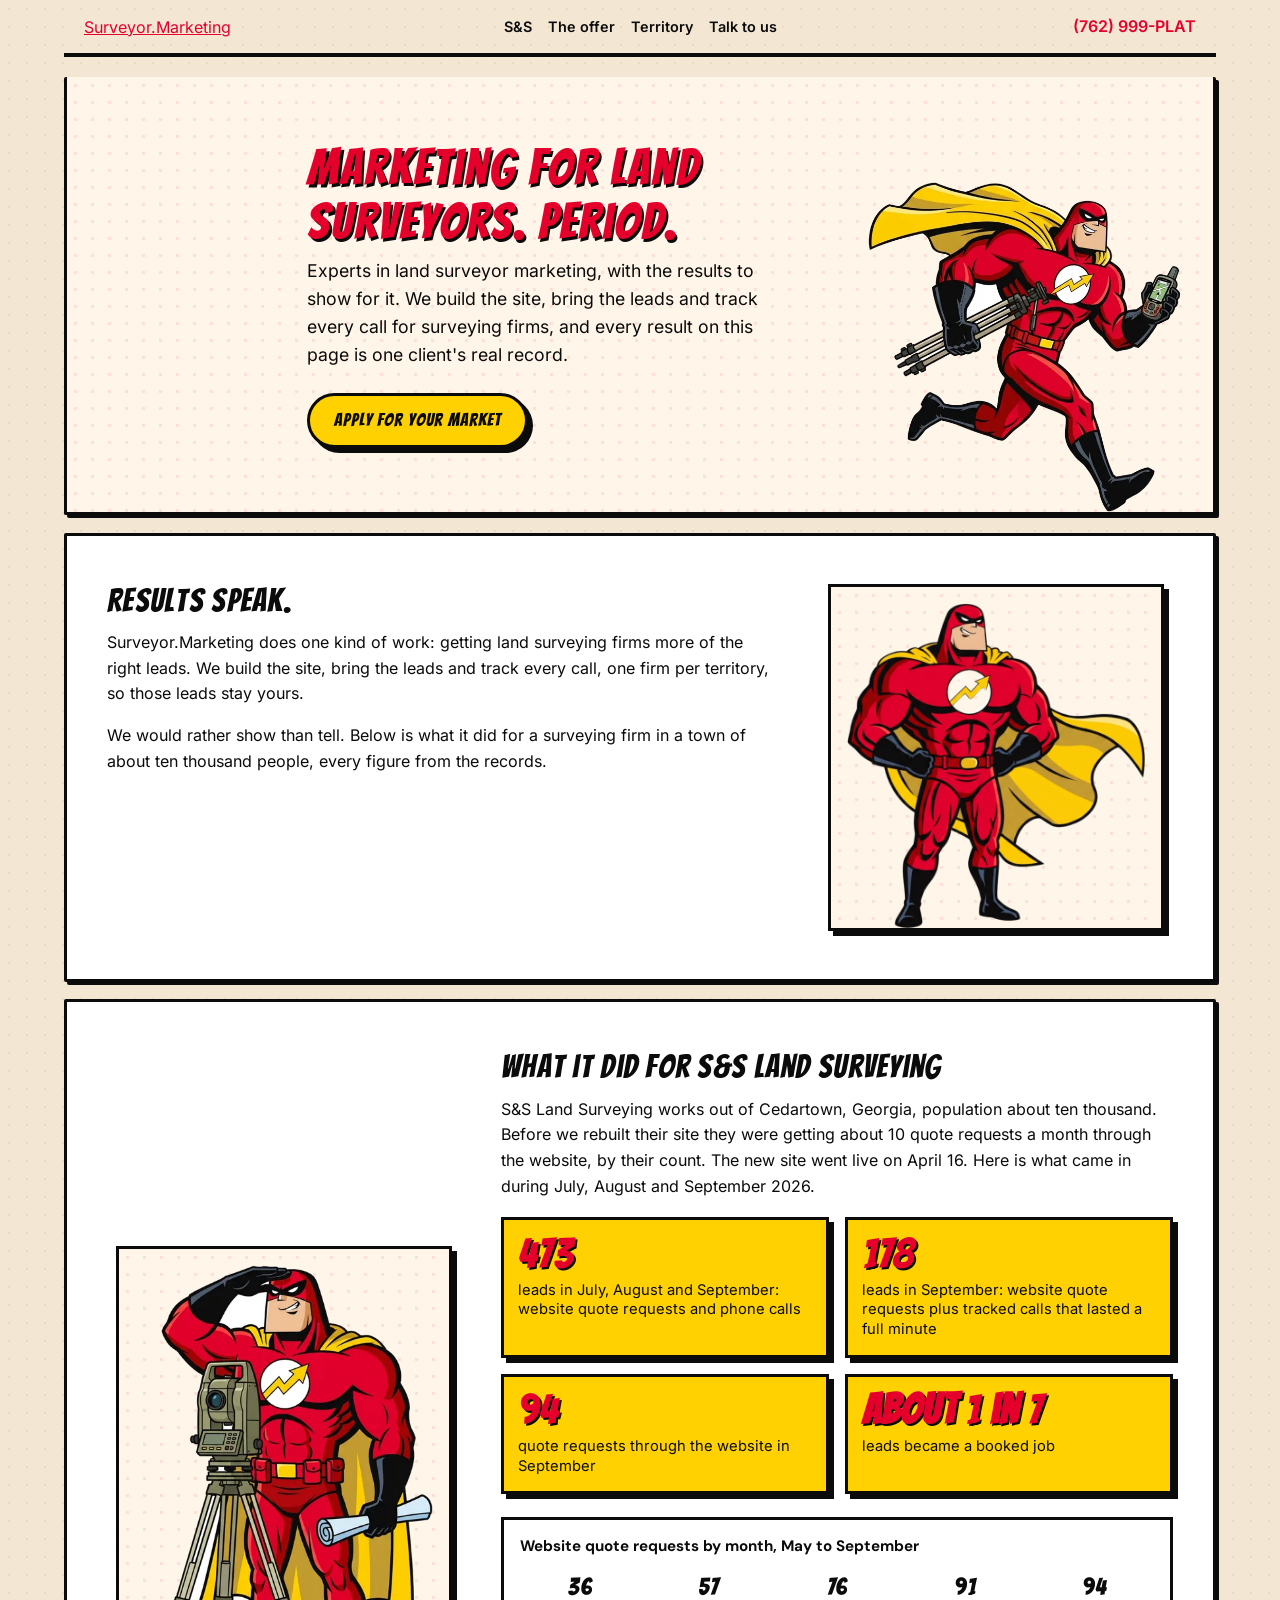
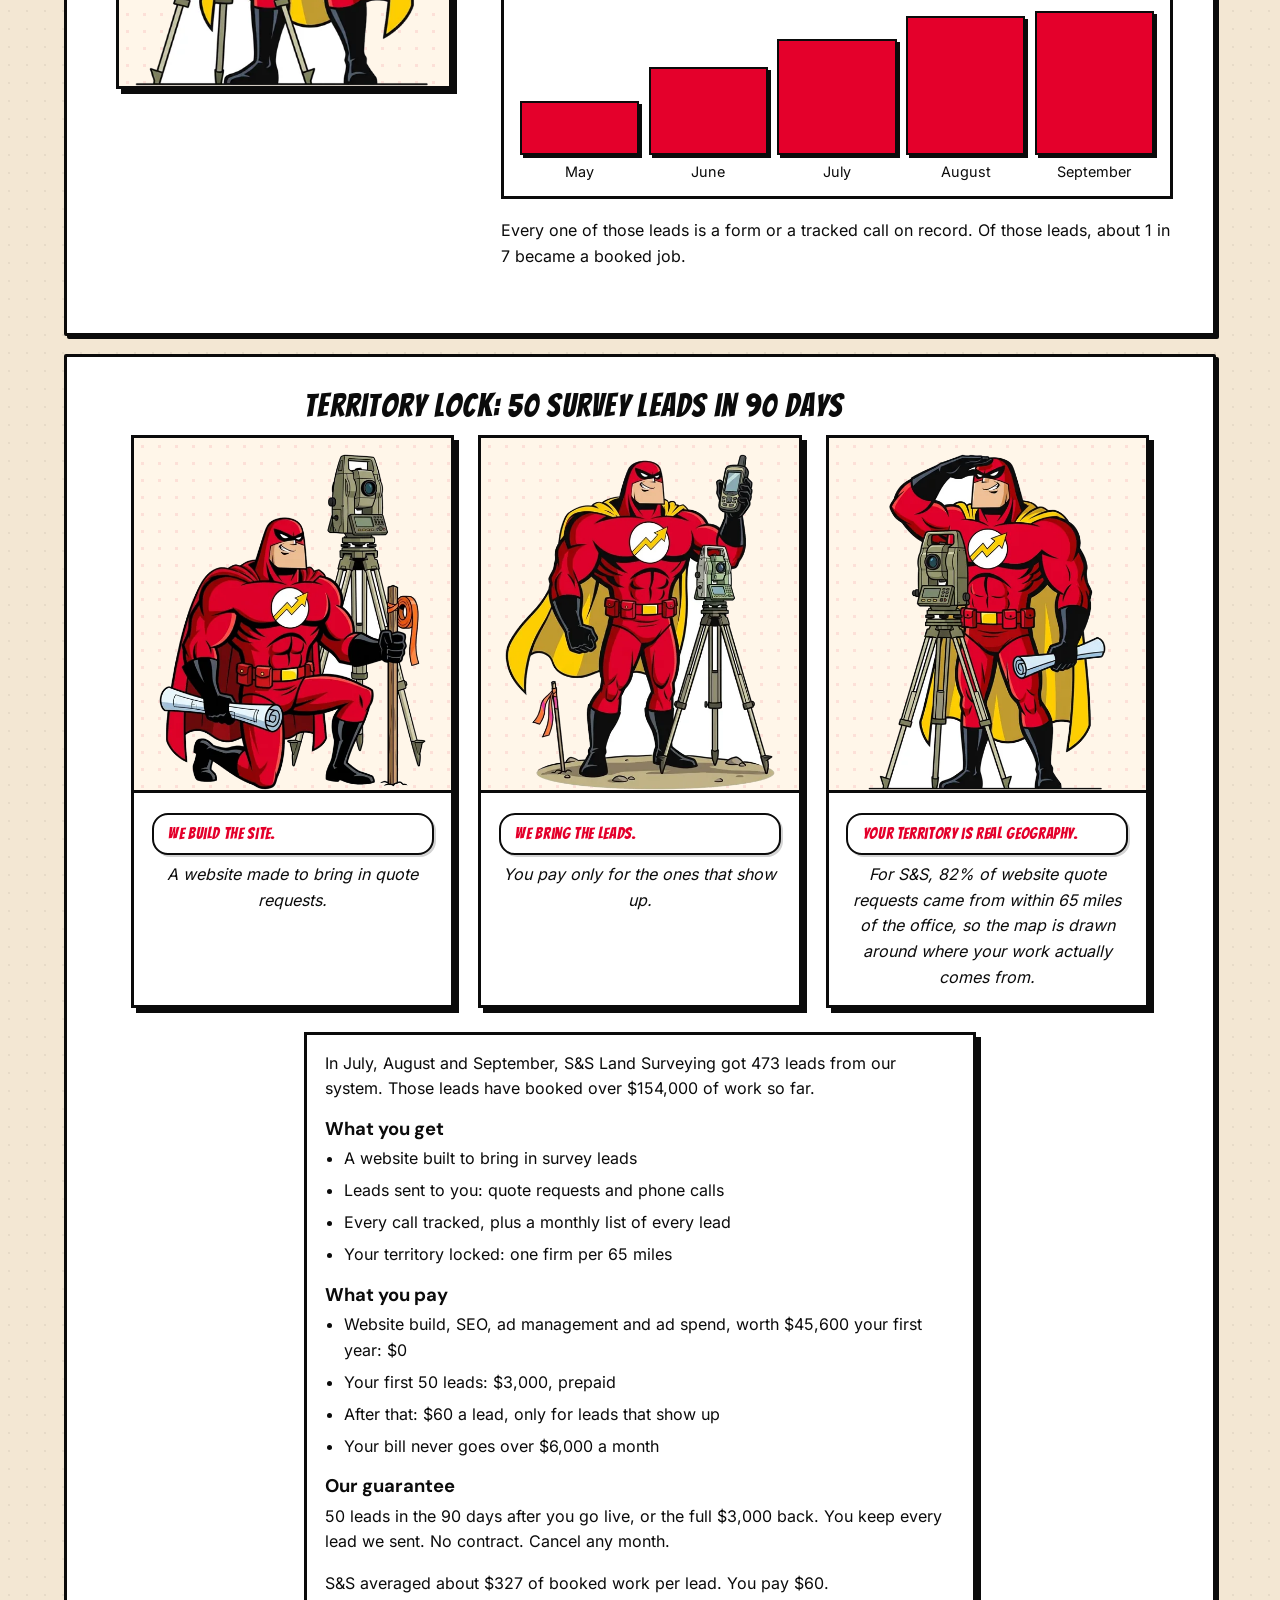
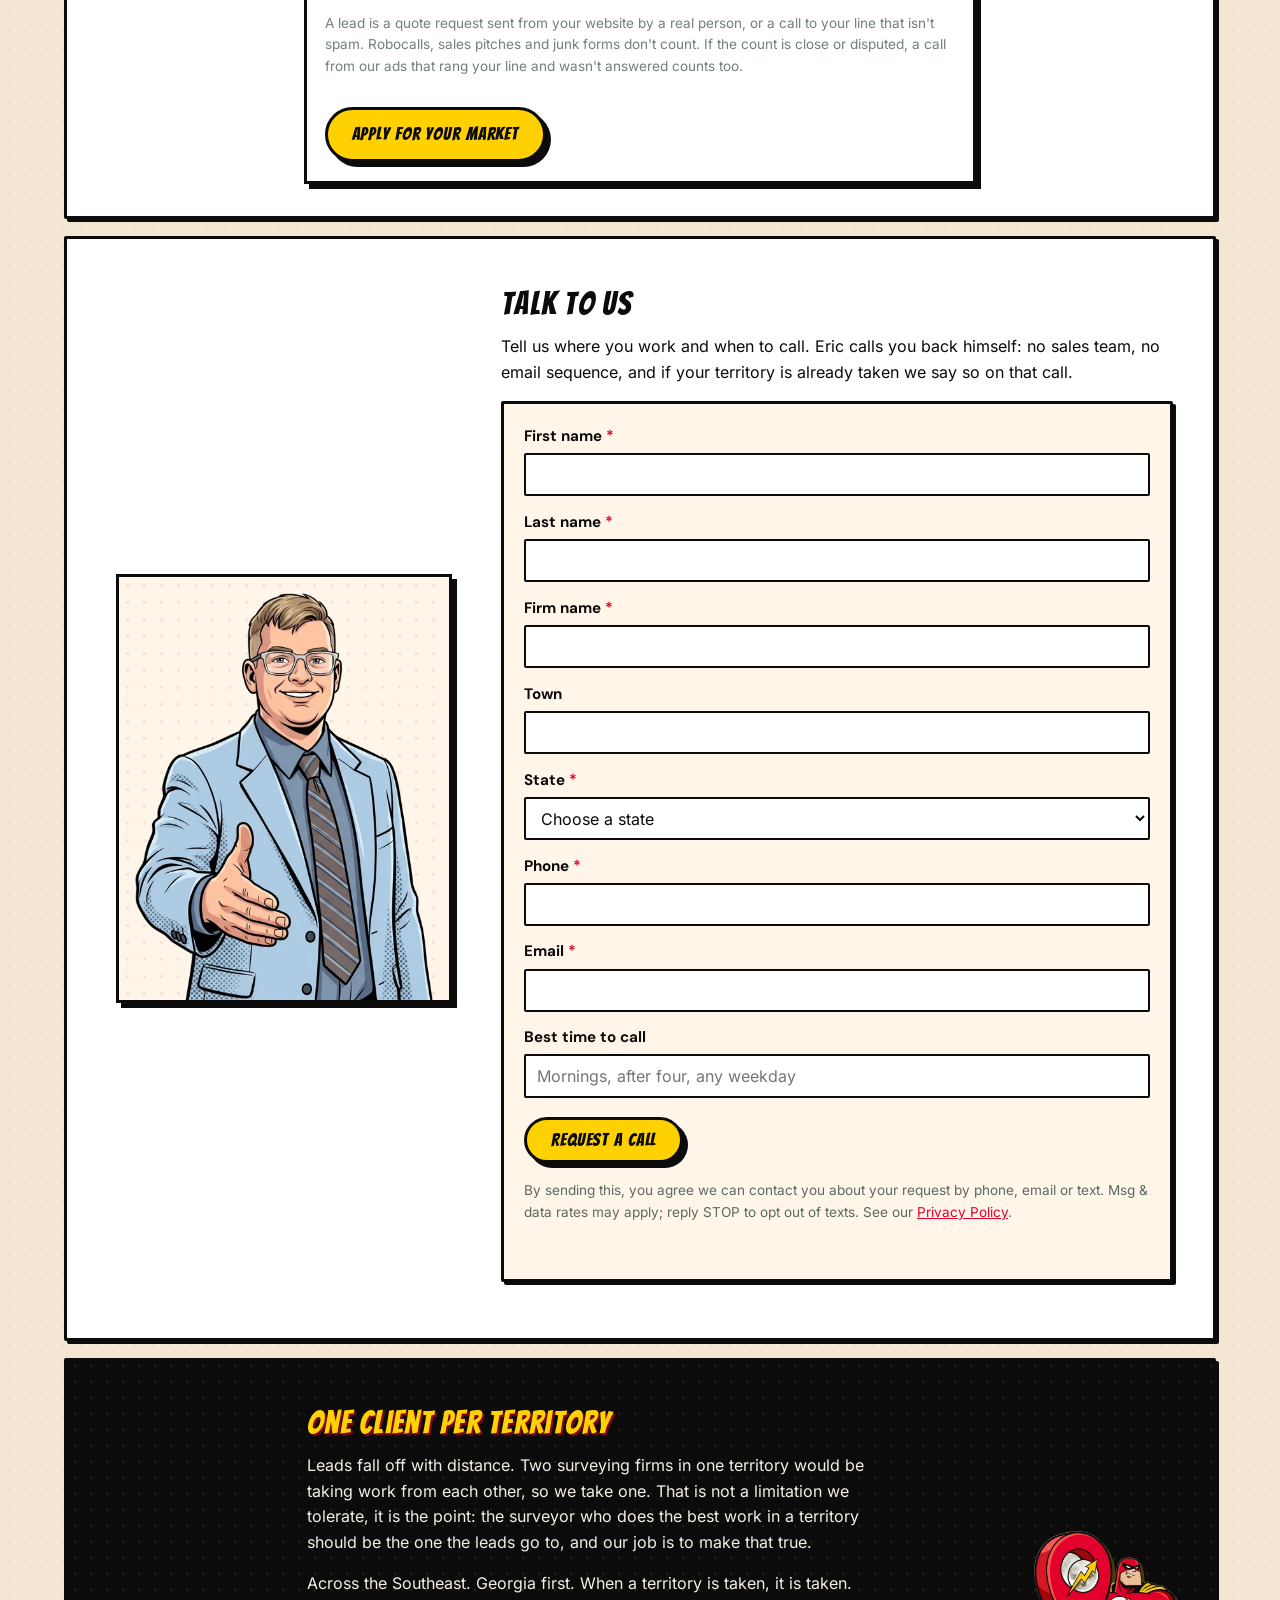
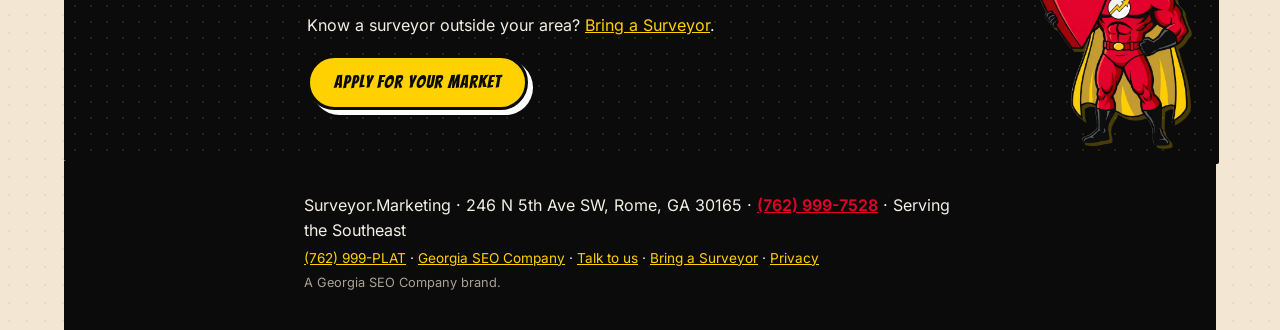
<file: index.html>
<!DOCTYPE html>
<html lang="en"><head><meta charset="utf-8"><meta name="viewport" content="width=device-width,initial-scale=1">
<link rel="preload" href="/assets/fonts/inter-400.woff2" as="font" type="font/woff2" crossorigin>
<link rel="preload" href="/assets/fonts/dmsans-700.woff2" as="font" type="font/woff2" crossorigin>
<link rel="preload" href="/assets/fonts/bangers-400.woff2" as="font" type="font/woff2" crossorigin>
<title>Marketing for Land Surveyors | Surveyor.Marketing</title>
<link rel="icon" href="/favicon.ico" sizes="any">
<link rel="icon" type="image/png" href="/assets/img/favicon.png">
<link rel="apple-touch-icon" href="/assets/img/apple-touch-icon.png">
<meta name="theme-color" content="#E4002B">
<meta name="description" content="Marketing for land surveyors, period. The site, the leads and every tracked call, with one client's real record on the page. One firm per territory across the Southeast.">
<meta name="msvalidate.01" content="79BE76CE8D2651747EE9A1F8B052187F">
<link rel="canonical" href="https://surveyor.marketing/">
<meta property="og:title" content="Marketing for Land Surveyors | Surveyor.Marketing"><meta property="og:description" content="Marketing for land surveyors, period. The site, the leads and every tracked call, with one client's real record on the page. One firm per territory across the Southeast.">
<meta property="og:url" content="https://surveyor.marketing/"><meta property="og:type" content="website">
<meta property="og:site_name" content="Surveyor.Marketing"><meta property="og:locale" content="en_US">
<meta name="twitter:card" content="summary_large_image">
<link rel="stylesheet" href="/assets/css/site.css"><link rel="stylesheet" href="/assets/css/surveyor.css">
<script>
var ATTR_KEY = 'gsc_attr';
function readAttr() {
  try { var saved = sessionStorage.getItem(ATTR_KEY); if (saved) return JSON.parse(saved); } catch (e) {}
  var q = new URLSearchParams(location.search);
  var a = { utm_source: q.get('utm_source') || '', utm_medium: q.get('utm_medium') || '', utm_campaign: q.get('utm_campaign') || '', utm_term: q.get('utm_term') || '', utm_content: q.get('utm_content') || '', gclid: q.get('gclid') || '', fbclid: q.get('fbclid') || '', msclkid: q.get('msclkid') || '', referrer: document.referrer || '', landing: location.pathname };
  try { sessionStorage.setItem(ATTR_KEY, JSON.stringify(a)); } catch (e) {}
  return a;
}
readAttr();
</script>

<script type="application/ld+json">{"@context":"https://schema.org","@graph":[{"@type":"ProfessionalService","@id":"https://surveyor.marketing/#business","name":"Surveyor.Marketing","url":"https://surveyor.marketing/","description":"Leads for land surveyors, one client per territory","areaServed":[{"@type":"AdministrativeArea","name":"the Southeast"}],"address":{"@type":"PostalAddress","streetAddress":"246 N 5th Ave SW","addressLocality":"Rome","addressRegion":"GA","postalCode":"30165","addressCountry":"US"},"telephone":"+17629997528"},{"@type":"WebSite","@id":"https://surveyor.marketing/#website","url":"https://surveyor.marketing/","name":"Surveyor.Marketing","publisher":{"@id":"https://surveyor.marketing/#business"}}]}</script>
</head><body>
<a class="skip" href="#main">Skip to content</a>
<header class="hd"><a class="logo" href="/" aria-label="Surveyor.Marketing home">Surveyor.Marketing</a><button class="navtoggle" type="button" aria-expanded="false" aria-controls="sitenav" aria-label="Menu"><span class="bars" aria-hidden="true"></span></button><nav id="sitenav"><a href="#proof">S&amp;S</a><a href="#offer">The offer</a><a href="#territory">Territory</a><a href="#talk">Talk to us</a></nav><a class="tel" href="tel:+17629997528">(762) 999-PLAT</a></header>
<main id="main">

<section class="hero"><h1>Marketing for Land Surveyors. Period.</h1><p class="lead">Experts in land surveyor marketing, with the results to show for it. We build the site, bring the leads and track every call for surveying firms, and every result on this page is one client's real record.</p><a class="cta" href="#talk">Apply for your market</a><img class="mascot-hero" src="/assets/img/mascot/pose-survey-stride.webp" alt="" aria-hidden="true" width="340" height="340"></section>
<section class="art art-right"><h2>Results speak.</h2><div class="sec-body"><p id="sm-sent" class="sm-sent" role="status" hidden></p>
<p>Surveyor.Marketing does one kind of work: getting land surveying firms more of the right leads. We build the site, bring the leads and track every call, one firm per territory, so those leads stay yours.</p>
<p>We would rather show than tell. Below is what it did for a surveying firm in a town of about ten thousand people, every figure from the records.</p></div><img class="sec-art" src="/assets/img/story/pose-hands-on-hips.webp" alt="" aria-hidden="true" loading="lazy" decoding="async" width="1200" height="670"></section>
<section class="art art-left"><h2>What it did for S&amp;S Land Surveying</h2><div class="sec-body"><p id="proof">S&amp;S Land Surveying works out of Cedartown, Georgia, population about ten thousand. Before we rebuilt their site they were getting about 10 quote requests a month through the website, by their count. The new site went live on April 16. Here is what came in during July, August and September 2026.</p>
<div class="sm-stats">
<div class="sm-stat"><b>473</b><span>leads in July, August and September: website quote requests and phone calls</span></div>
<div class="sm-stat"><b>178</b><span>leads in September: website quote requests plus tracked calls that lasted a full minute</span></div>
<div class="sm-stat"><b>94</b><span>quote requests through the website in September</span></div>
<div class="sm-stat"><b>About 1 in 7</b><span>leads became a booked job</span></div>
</div>
<figure class="sm-chart">
<figcaption>Website quote requests by month, May to September</figcaption>
<div class="sm-chart-nums"><b>36</b><b>57</b><b>76</b><b>91</b><b>94</b></div>
<div class="sm-chart-bars" aria-hidden="true"><span style="height:38%"></span><span style="height:61%"></span><span style="height:81%"></span><span style="height:97%"></span><span style="height:100%"></span></div>
<div class="sm-chart-labels"><i>May</i><i>June</i><i>July</i><i>August</i><i>September</i></div>
</figure>
<p>Every one of those leads is a form or a tracked call on record. Of those leads, about 1 in 7 became a booked job.</p></div><img class="sec-art" src="/assets/img/story/pose-survey-distance.webp" alt="" aria-hidden="true" loading="lazy" decoding="async" width="1200" height="670"></section>
<section class="sm-how"><h2>Territory Lock: 50 Survey Leads in 90 Days</h2><div class="keys"><div class="vs-grid sm-grid">
<figure class="kp sm-panel">
<img src="/assets/img/mascot/pose-survey-stake.webp" alt="" width="640" height="800" loading="lazy" decoding="async">
<figcaption><span class="kp-say hero"><b>We build the site.</b></span><span class="kp-cap">A website made to bring in quote requests.</span></figcaption>
</figure>
<figure class="kp sm-panel">
<img src="/assets/img/mascot/pose-survey-gps.webp" alt="" width="640" height="800" loading="lazy" decoding="async">
<figcaption><span class="kp-say hero"><b>We bring the leads.</b></span><span class="kp-cap">You pay only for the ones that show up.</span></figcaption>
</figure>
<figure class="kp sm-panel">
<img src="/assets/img/mascot/pose-survey-distance.webp" alt="" width="640" height="800" loading="lazy" decoding="async">
<figcaption><span class="kp-say hero"><b>Your territory is real geography.</b></span><span class="kp-cap">For S&amp;S, 82% of website quote requests came from within 65 miles of the office, so the map is drawn around where your work actually comes from.</span></figcaption>
</figure>
</div></div>
<div id="offer" class="sm-offer">
<p>In July, August and September, S&amp;S Land Surveying got 473 leads from our system. Those leads have booked over $154,000 of work so far.</p>
<h3>What you get</h3>
<ul>
<li>A website built to bring in survey leads</li>
<li>Leads sent to you: quote requests and phone calls</li>
<li>Every call tracked, plus a monthly list of every lead</li>
<li>Your territory locked: one firm per 65 miles</li>
</ul>
<h3>What you pay</h3>
<ul>
<li>Website build, SEO, ad management and ad spend, worth $45,600 your first year: $0</li>
<li>Your first 50 leads: $3,000, prepaid</li>
<li>After that: $60 a lead, only for leads that show up</li>
<li>Your bill never goes over $6,000 a month</li>
</ul>
<h3>Our guarantee</h3>
<p>50 leads in the 90 days after you go live, or the full $3,000 back. You keep every lead we sent. No contract. Cancel any month.</p>
<p>S&amp;S averaged about $327 of booked work per lead. You pay $60.</p>
<p class="smallprint">A lead is a quote request sent from your website by a real person, or a call to your line that isn't spam. Robocalls, sales pitches and junk forms don't count. If the count is close or disputed, a call from our ads that rang your line and wasn't answered counts too.</p>
<a class="cta" href="#talk">Apply for your market</a>
</div><!-- /offer --></section>
<section class="art art-left"><h2>Talk to us</h2><div class="sec-body"><p id="talk">Tell us where you work and when to call. Eric calls you back himself: no sales team, no email sequence, and if your territory is already taken we say so on that call.</p>
<div class="leadform">
<form id="talk-form" class="leadform-form" method="post" action="https://forge-lead-worker.synergycloud.workers.dev/lead?client=surveyor-marketing">
  <input type="hidden" name="form" value="call">
  <input type="hidden" name="ref" value="">
  <input type="hidden" name="t" value="">
  <div class="lf-row"><label for="tf-first">First name <span class="req" aria-hidden="true">*</span></label><input id="tf-first" name="first_name" type="text" autocomplete="given-name" required></div>
  <div class="lf-row"><label for="tf-last">Last name <span class="req" aria-hidden="true">*</span></label><input id="tf-last" name="last_name" type="text" autocomplete="family-name" required></div>
  <div class="lf-row"><label for="tf-firm">Firm name <span class="req" aria-hidden="true">*</span></label><input id="tf-firm" name="firm" type="text" autocomplete="organization" required></div>
  <div class="lf-row"><label for="tf-town">Town</label><input id="tf-town" name="town" type="text" autocomplete="address-level2"></div>
  <div class="lf-row"><label for="tf-state">State <span class="req" aria-hidden="true">*</span></label><select id="tf-state" name="state" required><option value="">Choose a state</option><option value="AL">Alabama</option><option value="AK">Alaska</option><option value="AZ">Arizona</option><option value="AR">Arkansas</option><option value="CA">California</option><option value="CO">Colorado</option><option value="CT">Connecticut</option><option value="DE">Delaware</option><option value="DC">District of Columbia</option><option value="FL">Florida</option><option value="GA">Georgia</option><option value="HI">Hawaii</option><option value="ID">Idaho</option><option value="IL">Illinois</option><option value="IN">Indiana</option><option value="IA">Iowa</option><option value="KS">Kansas</option><option value="KY">Kentucky</option><option value="LA">Louisiana</option><option value="ME">Maine</option><option value="MD">Maryland</option><option value="MA">Massachusetts</option><option value="MI">Michigan</option><option value="MN">Minnesota</option><option value="MS">Mississippi</option><option value="MO">Missouri</option><option value="MT">Montana</option><option value="NE">Nebraska</option><option value="NV">Nevada</option><option value="NH">New Hampshire</option><option value="NJ">New Jersey</option><option value="NM">New Mexico</option><option value="NY">New York</option><option value="NC">North Carolina</option><option value="ND">North Dakota</option><option value="OH">Ohio</option><option value="OK">Oklahoma</option><option value="OR">Oregon</option><option value="PA">Pennsylvania</option><option value="RI">Rhode Island</option><option value="SC">South Carolina</option><option value="SD">South Dakota</option><option value="TN">Tennessee</option><option value="TX">Texas</option><option value="UT">Utah</option><option value="VT">Vermont</option><option value="VA">Virginia</option><option value="WA">Washington</option><option value="WV">West Virginia</option><option value="WI">Wisconsin</option><option value="WY">Wyoming</option></select></div>
  <div class="lf-row"><label for="tf-phone">Phone <span class="req" aria-hidden="true">*</span></label><input id="tf-phone" name="phone" type="tel" autocomplete="tel" inputmode="numeric" pattern="[0-9\(\)\+\.\- ]*" required></div>
  <div class="lf-row"><label for="tf-email">Email <span class="req" aria-hidden="true">*</span></label><input id="tf-email" name="email" type="email" autocomplete="email" required></div>
  <div class="lf-row"><label for="tf-time">Best time to call</label><input id="tf-time" name="best_time" type="text" placeholder="Mornings, after four, any weekday"></div>
  <div class="lf-hp" aria-hidden="true"><label for="tf-leave-blank">Leave this blank</label><input id="tf-leave-blank" name="leave_blank" type="text" tabindex="-1" autocomplete="off"></div>
  <button class="cta" type="submit">Request a call</button>
  <p class="smallprint lf-consent">By sending this, you agree we can contact you about your request by phone, email or text. Msg &amp; data rates may apply; reply STOP to opt out of texts. See our <a href="/privacy/">Privacy Policy</a>.</p>
  <p class="lf-status" role="status" aria-live="polite"></p>
</form>
</div></div><img class="sec-art" src="/assets/img/story/eric-09-cut.webp" alt="" aria-hidden="true" loading="lazy" decoding="async" width="1200" height="670"></section>
<section class="closing sm-band"><h2>One client per territory</h2><p id="territory">Leads fall off with distance. Two surveying firms in one territory would be taking work from each other, so we take one. That is not a limitation we tolerate, it is the point: the surveyor who does the best work in a territory should be the one the leads go to, and our job is to make that true.</p>
<p>Across the Southeast. Georgia first. When a territory is taken, it is taken.</p>
<p>Know a surveyor outside your area? <a href="/refer/">Bring a Surveyor</a>.</p>
<a class="cta" href="#talk">Apply for your market</a>
<img class="mascot-closing" src="/assets/img/mascot/pose-pin-carry.webp" alt="" aria-hidden="true" width="340" height="340" loading="lazy" decoding="async">
<script>
(function () {
  var KEEP = 90 * 24 * 60 * 60 * 1000;
  var MORE = 100, BASE = 50;
  var REFERRERS = {};
  var LETTERS = [];
  function slug(s) {
    s = String(s || '').trim().toLowerCase();
    var m = s.match(/^[a-z0-9]+(?:-[a-z0-9]+)*/);
    return m && m[0] === s && s.length <= 40 ? s : '';
  }
  function issued(k, s) {
    s = slug(s);
    if (!s) return '';
    if (k === 'ref') return Object.prototype.hasOwnProperty.call(REFERRERS, s) ? s : '';
    return LETTERS.indexOf(s) !== -1 ? s : '';
  }
  function remember(key, value) {
    try { localStorage.setItem(key, JSON.stringify({ v: value, at: Date.now() })); } catch (e) {}
  }
  function recall(k) {
    try {
      var o = JSON.parse(localStorage.getItem('sm_' + k) || 'null');
      var v = o && issued(k, o.v), age = o && Date.now() - o.at;
      if (v && age >= 0 && age < KEEP) return v;
      localStorage.removeItem('sm_' + k);
    } catch (e) {}
    return '';
  }
  var q = new URLSearchParams(location.search);
  var codes = {};
  ['ref', 't'].forEach(function (k) {
    var fresh = issued(k, q.get(k));
    if (fresh) remember('sm_' + k, fresh);
    codes[k] = fresh || recall(k);
  });
  document.querySelectorAll('form.leadform-form').forEach(function (form) {
    ['ref', 't'].forEach(function (k) {
      var input = form.querySelector('input[name=' + k + ']');
      if (input && codes[k]) input.value = codes[k];
    });
  });
  var slot = document.getElementById('sm-sent');
  var who = codes.ref && Object.prototype.hasOwnProperty.call(REFERRERS, codes.ref) ? REFERRERS[codes.ref] : null;
  if (slot && who) {
    slot.textContent = (who.name ? who.name + ' at ' + who.firm + ' sent you.' : 'A surveyor we work with sent you.') +
      ' Ask them to introduce us on a call, or tell us they sent you when you call, and your advance covers your first ' + MORE + ' leads instead of ' + BASE + ', with a lower rate after that.';
    slot.hidden = false;
  }
})();
</script></section>


</main>
<footer class="ft"><p>Surveyor.Marketing · 246 N 5th Ave SW, Rome, GA 30165 · <a class="tel" href="tel:+17629997528">(762) 999-7528</a> · Serving the Southeast</p><p class="links"><a href="tel:+17629997528">(762) 999-PLAT</a> · <a href="https://www.georgiaseocompany.com/">Georgia SEO Company</a> · <a href="#talk">Talk to us</a> · <a href="/refer/">Bring a Surveyor</a> · <a href="/privacy/">Privacy</a></p><p class="legal">A Georgia SEO Company brand.</p></footer>
<div class="stickycta" role="complementary" aria-label="Call or apply for your market">
<a class="sticky-tel" href="tel:+17629997528"><span aria-hidden="true">&#9742;</span> (762) 999-PLAT</a>
<a class="sticky-cta" href="#talk">Apply for your market</a>
</div>
<script>
(function () {
  // NO phone-click listener here. One already lives in the GA4 config block below, firing
  // the phone_click event, an established key event in the property with history behind it.
  // A second listener was added here on 2026-08-21 under the name phone_call_click and
  // removed the same day: it would have fired on the same clicks, split one metric across
  // two event names, and diluted the key event that already worked. The useful part of it,
  // recording WHICH of the three tel: links was tapped, was merged into the existing call
  // instead. Do not add a second listener; extend the one in the config block.
  var h = document.querySelector('header.hd');
  var b = h && h.querySelector('.navtoggle');
  var nav = h && h.querySelector('nav');
  if (!h || !b || !nav) return;
  h.classList.add('js-nav');
  function set(open) {
    h.classList.toggle('nav-open', open);
    b.setAttribute('aria-expanded', open ? 'true' : 'false');
  }
  b.addEventListener('click', function () { set(!h.classList.contains('nav-open')); });
  // Close on the way out. Same-origin navigations can keep the old DOM painted for a beat,
  // and an open menu sitting over the incoming page reads as a rendering bug.
  nav.addEventListener('click', function (e) { if (e.target.closest('a')) set(false); });
  document.addEventListener('keydown', function (e) { if (e.key === 'Escape') set(false); });
})();
</script><script>
(function () {
  // One literal, not an href built by concatenation: QA check 8 scans every href= in the page
  // and a split attribute reads to it as an empty, non-root-relative link.
  var PHONE_LINK = '<a href="tel:+17629997528">(762) 999-PLAT</a>';

  // NOT ALL CLICK IDS MEAN PAID, and treating them alike was a real bug here until
  // 2026-08-21. gclid and msclkid are set by Google Ads and Microsoft Ads, so their presence
  // IS proof of a paid click. fbclid is not: Facebook appends it to outbound links from
  // ORGANIC posts as well as ads. Reading fbclid as paid tagged free traffic as ad traffic,
  // which inflates paid volume and corrupts any cost-per-lead figure built on it.
  //
  // So paid social is only claimed when the campaign was TAGGED as paid. That means Meta ads
  // must carry utm_medium=paid-social in the ad-level URL parameters field, or their leads
  // land here as organic social. Under-claiming paid is the safe direction to fail.
  var SEARCH_HOSTS = /(^|\.)(google|bing|duckduckgo|yahoo|ecosia|brave)\./i;
  var SOCIAL_HOSTS = /(^|\.)(facebook|instagram|linkedin|twitter|x|t|tiktok|youtube|pinterest|reddit|nextdoor|threads)\./i;
  // Exact-value membership, not a regex: the alternatives are plain literal strings, so an
  // array test is exactly equivalent to the old anchored-alternation test with no behavior
  // change, and it means this shared script carries no dollar sign character -- some pages
  // (surveyor.marketing) assert none appears anywhere in their HTML, and this script is
  // inlined into any page with a form.
  var PAID_SEARCH = ['cpc', 'ppc', 'paid', 'paidsearch', 'paid_search', 'ppc_search'];
  var PAID_SOCIAL = ['paid-social', 'paid_social', 'paidsocial', 'social-paid', 'social_cpc', 'display', 'retargeting', 'remarketing'];
  function channelOf(a) {
    var med = (a.utm_medium || '').toLowerCase();
    var src = (a.utm_source || '').toLowerCase();
    // Definitive paid-search click ids first.
    if (a.gclid) return 'Google Ads (paid search)';
    if (a.msclkid) return 'Microsoft Ads (paid search)';
    // Then explicit tagging, which is the only honest evidence of paid social.
    if (PAID_SOCIAL.indexOf(med) !== -1 || (PAID_SEARCH.indexOf(med) !== -1 && SOCIAL_HOSTS.test(src + '.'))) {
      return (a.utm_source || 'Unknown') + ' (paid social)';
    }
    if (PAID_SEARCH.indexOf(med) !== -1) return (a.utm_source || 'Unknown') + ' (paid search)';
    if (med === 'social' || med === 'organic-social' || SOCIAL_HOSTS.test(src + '.')) {
      return (a.utm_source || 'Social') + ' (organic social)';
    }
    if (a.utm_source) return a.utm_source + (med ? ' / ' + med : '');
    // fbclid with no paid tagging: a Meta link click that could be either. Called organic
    // because claiming paid without evidence is the error that costs money.
    if (a.fbclid) return 'Meta (organic social)';
    if (a.referrer) {
      var host = '';
      try { host = new URL(a.referrer).hostname; } catch (e) {}
      if (host && host.indexOf(location.hostname) === -1) {
        if (SEARCH_HOSTS.test(host)) return 'Organic search';
        if (SOCIAL_HOSTS.test(host)) return host.replace(/^www\./, '') + ' (organic social)';
        return 'Referral: ' + host;
      }
    }
    return 'Direct';
  }
  // Coarse bucket for a GHL tag, so a smart list filters in one click. Six buckets, because
  // paid and organic SOCIAL are different spends and lumping them loses the answer.
  function bucketOf(label) {
    if (/\(paid social\)/.test(label)) return 'paid-social';
    if (/\(paid search\)/.test(label)) return 'paid-search';
    if (/\(organic social\)/.test(label)) return 'organic-social';
    if (label === 'Organic search') return 'organic-search';
    if (label.indexOf('Referral:') === 0) return 'referral';
    if (label === 'Direct') return 'direct';
    return 'other';
  }
  var ATTR = typeof readAttr === 'function' ? readAttr() : {};
  // Phone accepts digits and phone punctuation only. Letters never appear, even mid-string
  // paste: anything else is stripped the moment it lands in the field.
  document.querySelectorAll('form.leadform-form [name=phone]').forEach(function (input) {
    input.addEventListener('input', function () {
      var clean = input.value.replace(/[^0-9()+-. ]/g, '');
      if (clean !== input.value) input.value = clean;
    });
  });
  document.querySelectorAll('form.leadform-form').forEach(function (form) {
    // Which placement this is (hero, closing, contact, audit-page; '' on a form without one).
    var loc = form.getAttribute('data-loc') || '';
    var status = form.querySelector('.lf-status');
    var button = form.querySelector('button[type=submit]');
    form.addEventListener('submit', function (e) {
      e.preventDefault();
      // A form may name its own required fields (data-need="first_name phone referrer_email"):
      // surveyor.marketing's referral form needs the sender's email but only a phone for the firm
      // being sent (2026-10-14). Without the attribute it is name, phone and email, as before.
      var need = (form.getAttribute('data-need') || '').split(' ').filter(Boolean);
      if (need.length) {
        var missing = need.map(function (n) { return form.querySelector('[name=' + n + ']'); })
          .filter(function (el) { return !el || !String(el.value).trim(); });
        if (missing.length) {
          status.className = 'lf-status is-bad';
          status.textContent = 'Please fill in every starred field.';
          var first = missing.filter(Boolean)[0];
          if (first) first.focus();
          return;
        }
      } else {
        var name = form.querySelector('[name=name], [name=first_name]');
        var phone = form.querySelector('[name=phone]');
        var email = form.querySelector('[name=email]');
        if (!name.value.trim() || !phone.value.trim() || !email.value.trim()) {
          status.className = 'lf-status is-bad';
          status.textContent = 'Please add your name, a phone number, and an email so we can reach you.';
          (!name.value.trim() ? name : !phone.value.trim() ? phone : email).focus();
          return;
        }
      }
      var data = {};
      new FormData(form).forEach(function (v, k) { data[k] = v; });
      // The bot trap. A filled one still sends: its value rides as company, which the worker
      // reads to mark the lead possible spam, and it is never counted as a lead below.
      var trapped = String(data.leave_blank || '').trim();
      delete data.leave_blank;
      data.company = trapped;
      // Attribution rides along with every submission. source is what GHL shows in its
      // Source column, channel becomes a tag, and the rest is kept verbatim so a campaign
      // can be traced later without re-deriving it from a label.
      var label = channelOf(ATTR);
      data.source = label;
      data.channel = bucketOf(label);
      data.page = location.pathname;
      data.attribution = ATTR;
      button.disabled = true;
      var original = button.textContent;
      button.textContent = 'Sending...';
      status.className = 'lf-status';
      status.textContent = '';
      fetch(form.action, {
        method: 'POST',
        headers: { 'Content-Type': 'application/json' },
        body: JSON.stringify(data)
      }).then(function (r) {
        // The worker answers 503 when the lead reached nowhere. Never show success for it.
        if (!r.ok) throw new Error('not stored');
        return r.json();
      }).then(function (res) {
        // GA4 conversion. Fires ONLY after the worker confirms the lead was stored, so the
        // count in GA4 matches the count in GHL rather than counting attempts.
        //
        // Without this, GA4 recorded traffic and nothing else: 4,460 impressions with no way
        // to tell which of 257 pages actually produces work. The channel and page ride along
        // so 'which page converts' and 'which channel converts' are both answerable.
        // Mark generate_lead as a key event in GA4 or it stays a plain event.
        // A filled trap was delivered labeled possible spam; it must never count as a lead. Nor
        // must a sender on forge-lead-worker's block list (spam reports, 2026-11-07): the worker
        // answers a reported or dropped sender with possibleSpam: true. Only the boolean counts.
        // The visitor sees the same thanks either way, so a sender is never told it was caught.
        var spam = Boolean(trapped) || Boolean(res && res.possibleSpam === true);
        if (typeof gtag === 'function') {
          if (spam) {
            gtag('event', 'form_possible_spam', { reason: trapped ? 'honeypot' : 'block_list', page_path: location.pathname, form_location: loc });
          } else {
            gtag('event', 'generate_lead', {
              lead_channel: data.channel || 'unknown',
              lead_source: data.source || 'unknown',
              page_path: location.pathname,
              landing_page: ATTR.landing || '',
              campaign: ATTR.utm_campaign || '',
              form_location: loc
            });
          }
        }
        form.querySelector('.lf-row').scrollIntoView({ block: 'nearest' });
        status.className = 'lf-status is-good';
        status.textContent = form.getAttribute('data-ok') || 'Got it. Eric will call you back at the number you gave.';
        form.reset();
        button.textContent = original;
        button.disabled = false;
      }).catch(function () {
        // A failed submit is worth counting too. A spike here means leads are being lost,
        // and without the event that shows up as nothing at all rather than as a problem.
        if (typeof gtag === 'function') {
          gtag('event', 'lead_form_error', { page_path: location.pathname, form_location: loc });
        }
        // Never a green checkmark for a lead that reached nowhere. Give a tappable number
        // instead of a dead end, so the visitor's intent survives the failure.
        status.className = 'lf-status is-bad';
        status.innerHTML = 'That did not send. Call ' + PHONE_LINK +
          ' and we will take it down by phone.';
        button.textContent = original;
        button.disabled = false;
      });
    });
  });
})();
</script>

</body></html>
</file>
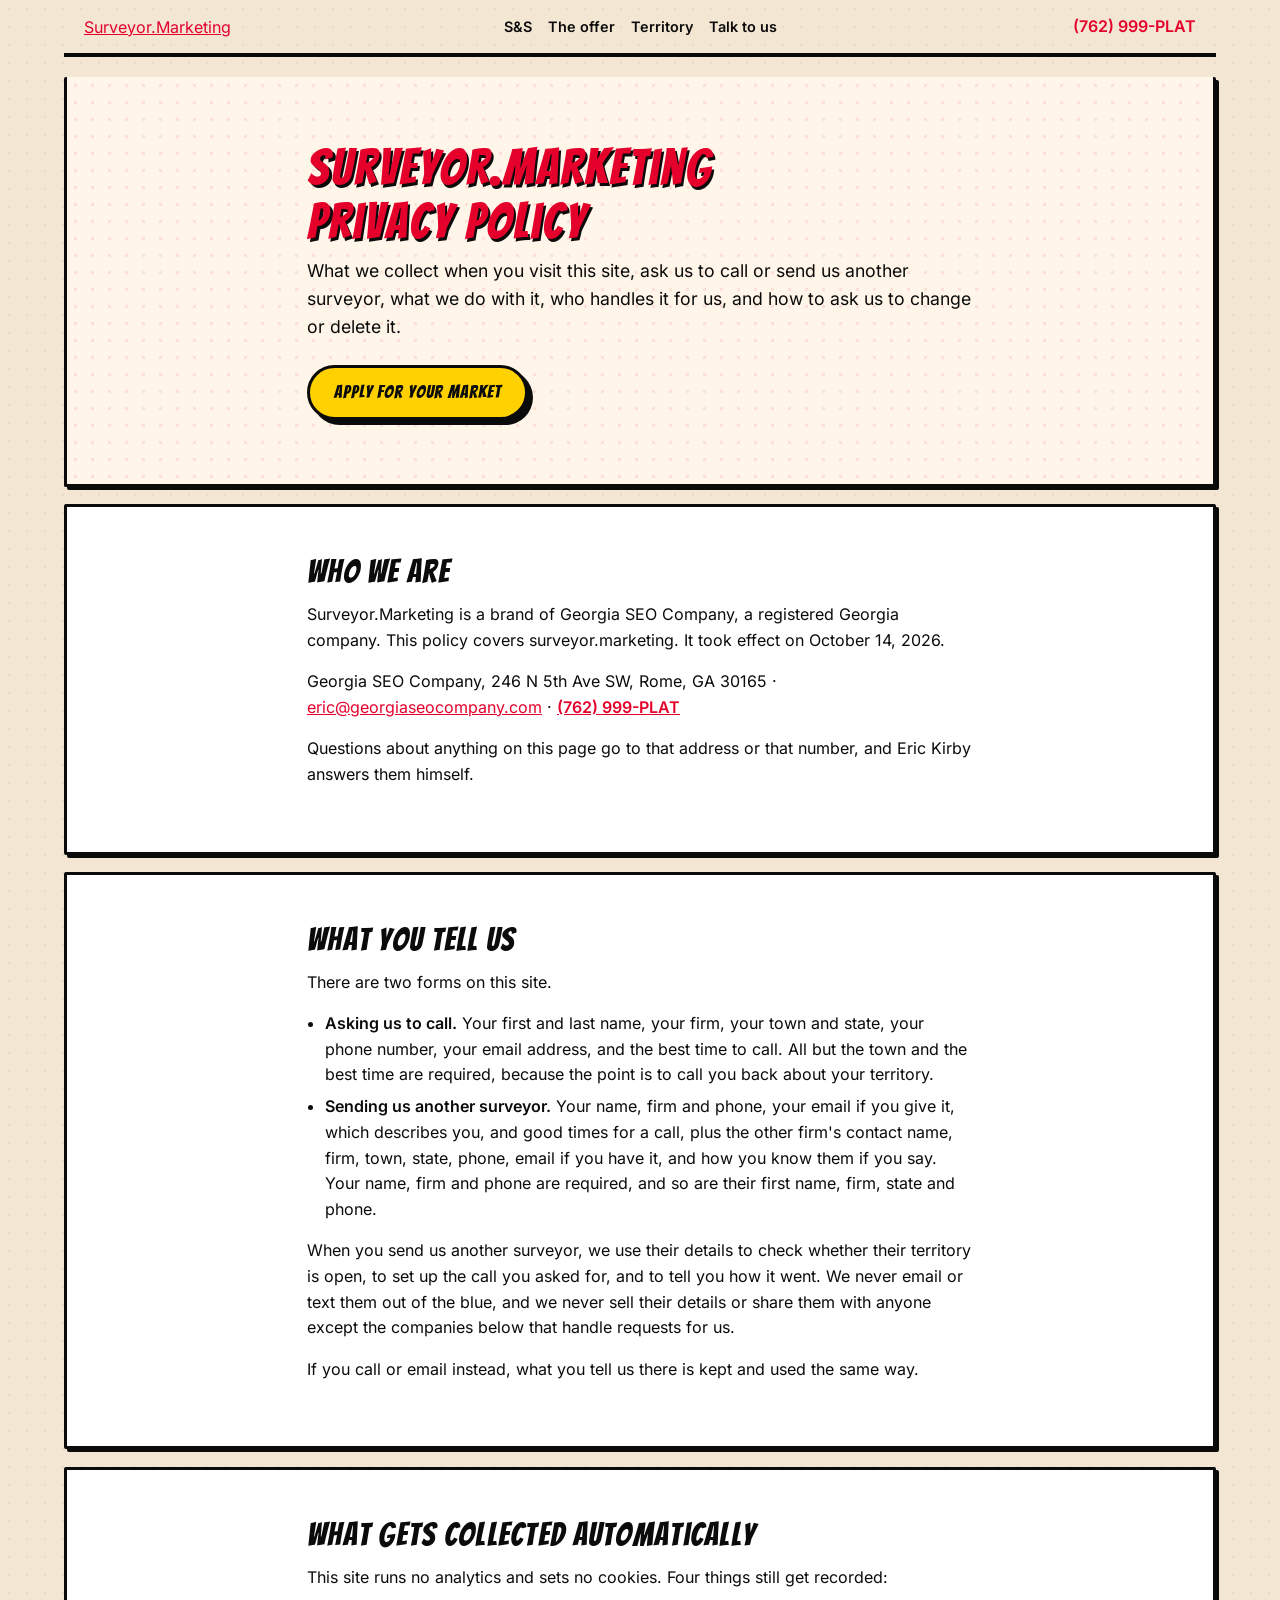
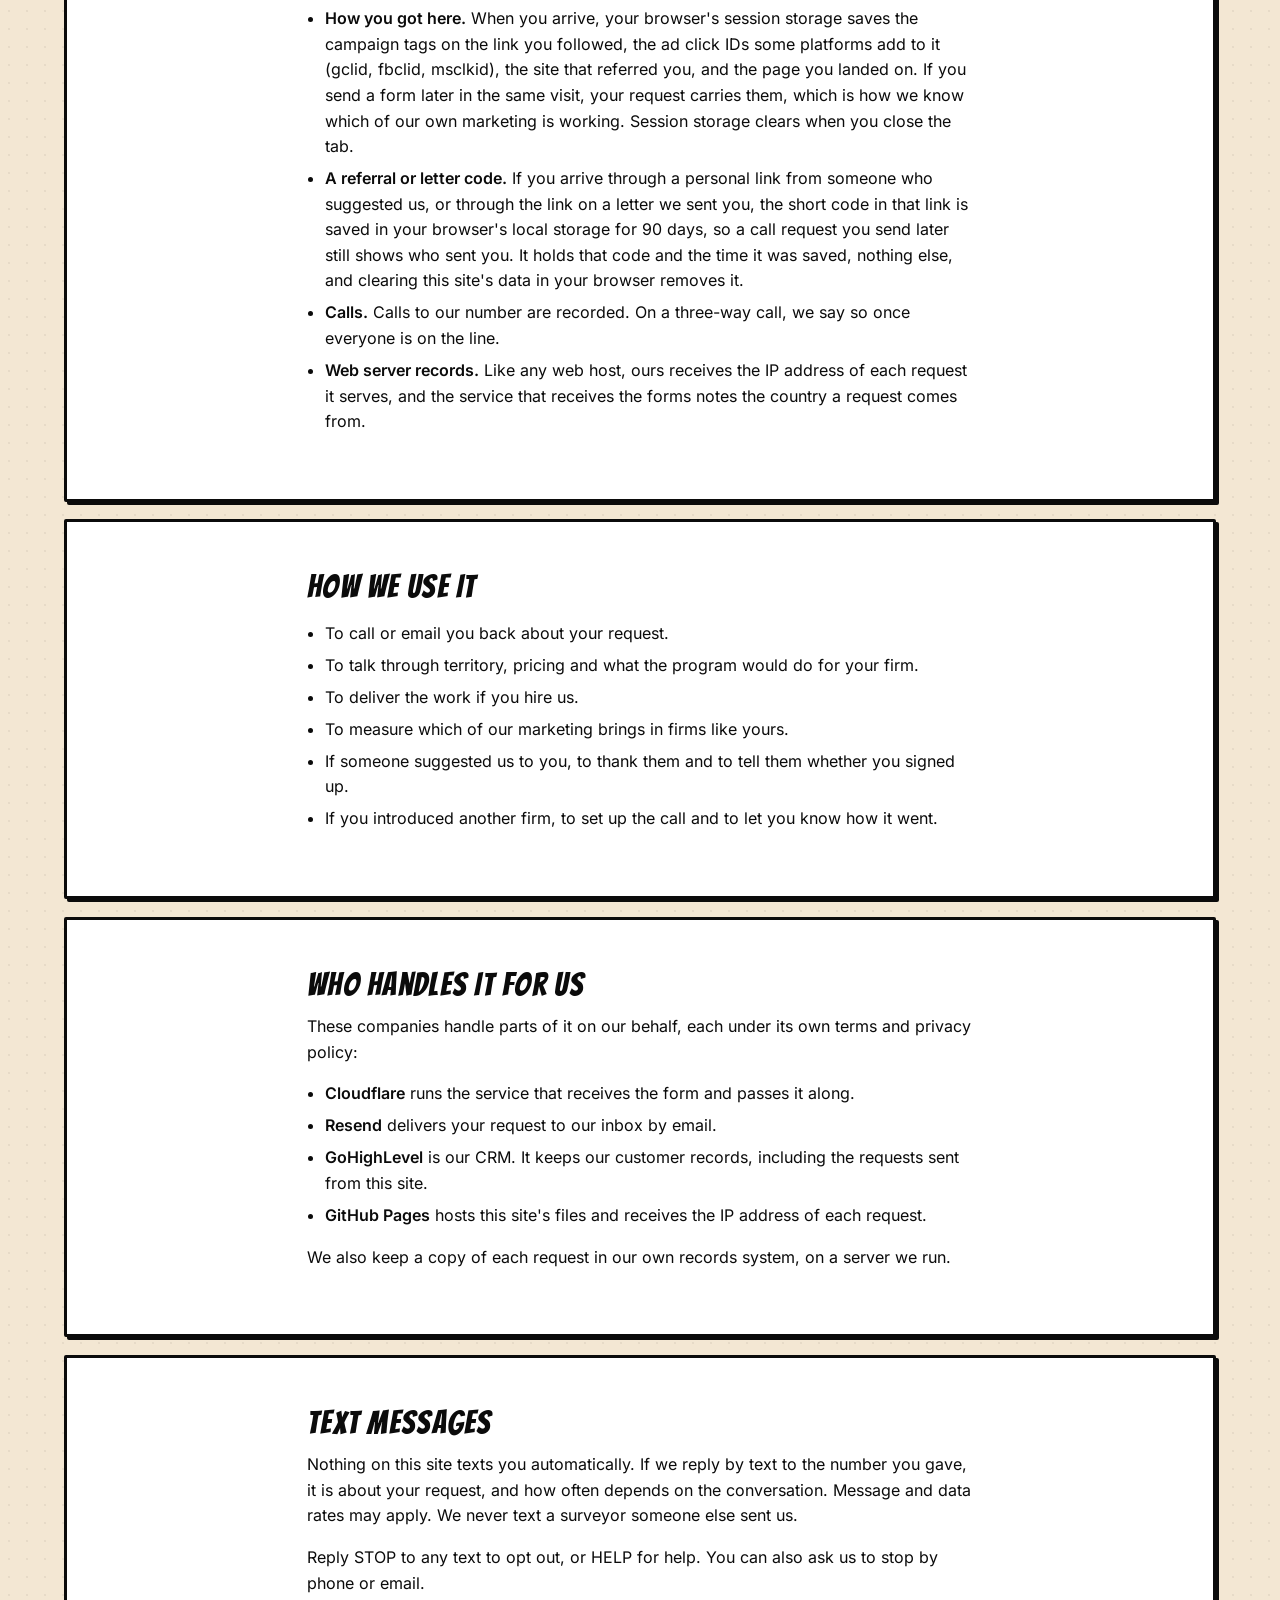
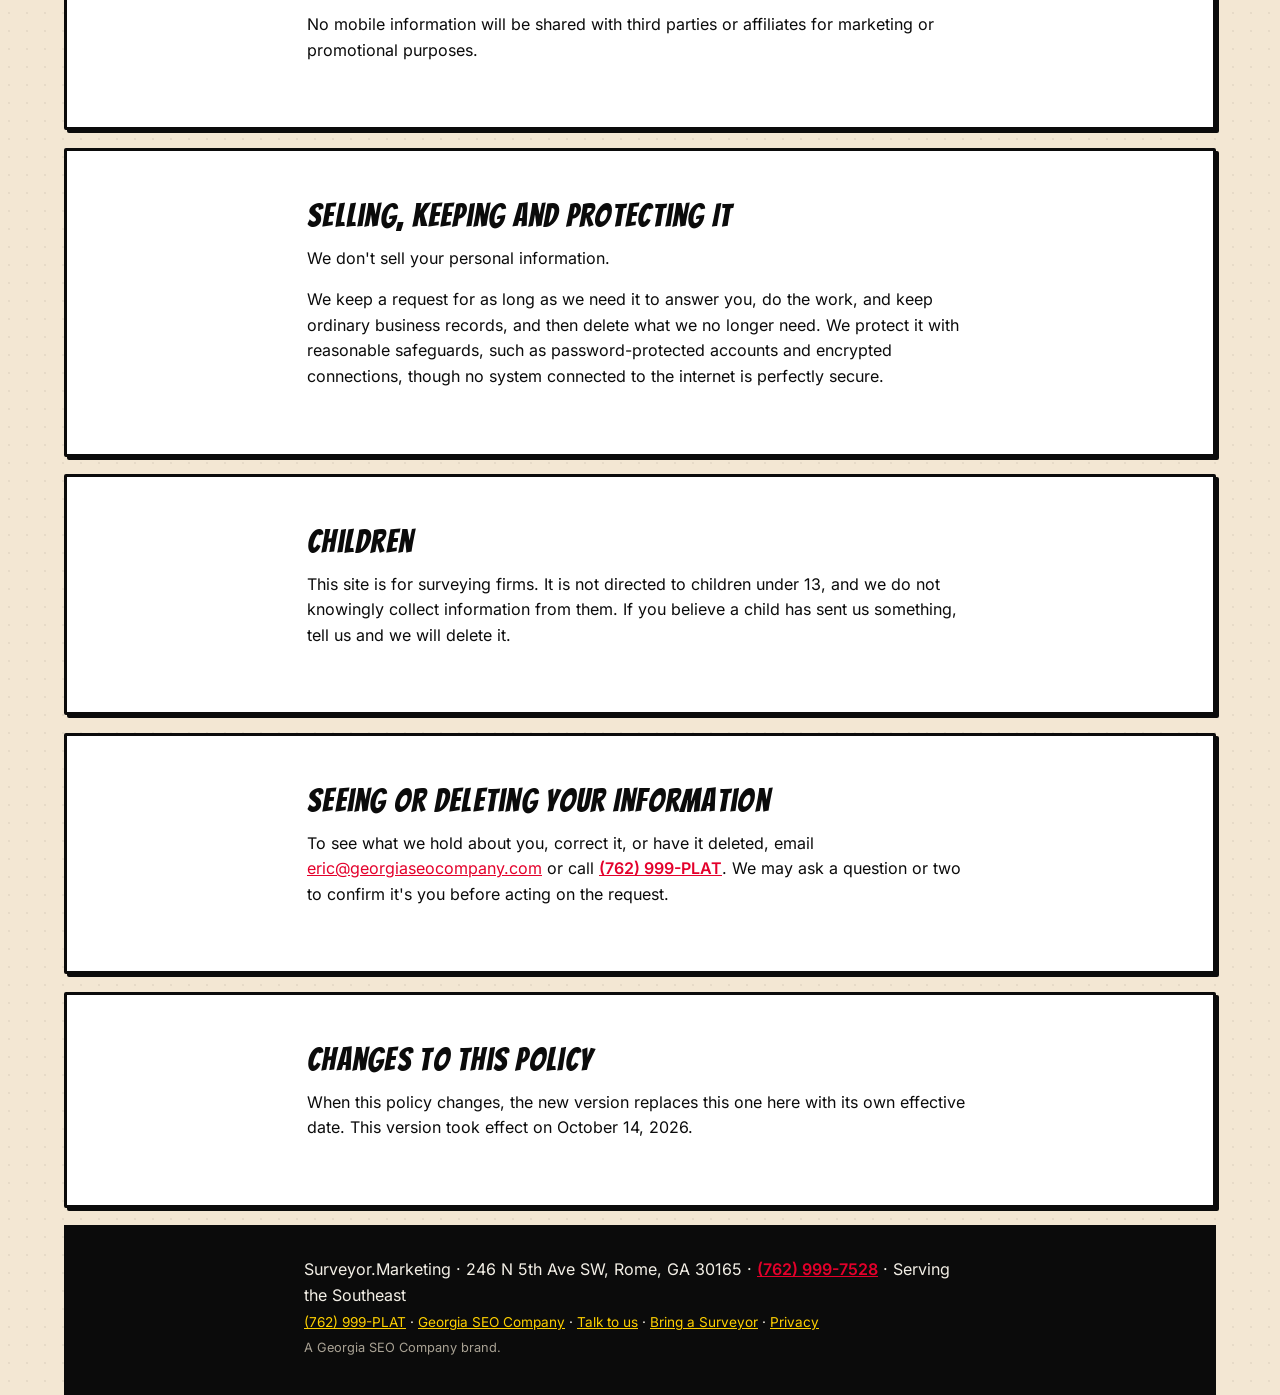
<file: privacy/index.html>
<!DOCTYPE html>
<html lang="en"><head><meta charset="utf-8"><meta name="viewport" content="width=device-width,initial-scale=1">
<link rel="preload" href="/assets/fonts/inter-400.woff2" as="font" type="font/woff2" crossorigin>
<link rel="preload" href="/assets/fonts/dmsans-700.woff2" as="font" type="font/woff2" crossorigin>
<link rel="preload" href="/assets/fonts/bangers-400.woff2" as="font" type="font/woff2" crossorigin>
<title>Privacy Policy | Surveyor.Marketing</title>
<link rel="icon" href="/favicon.ico" sizes="any">
<link rel="icon" type="image/png" href="/assets/img/favicon.png">
<link rel="apple-touch-icon" href="/assets/img/apple-touch-icon.png">
<meta name="theme-color" content="#E4002B">
<meta name="description" content="What Surveyor.Marketing collects when you ask us to call or send us a surveyor, who handles it, how texts work, and how to see or delete it.">
<meta name="msvalidate.01" content="79BE76CE8D2651747EE9A1F8B052187F">
<link rel="canonical" href="https://surveyor.marketing/privacy/">
<meta property="og:title" content="Privacy Policy | Surveyor.Marketing"><meta property="og:description" content="What Surveyor.Marketing collects when you ask us to call or send us a surveyor, who handles it, how texts work, and how to see or delete it.">
<meta property="og:url" content="https://surveyor.marketing/privacy/"><meta property="og:type" content="website">
<meta property="og:site_name" content="Surveyor.Marketing"><meta property="og:locale" content="en_US">
<meta name="twitter:card" content="summary_large_image">
<link rel="stylesheet" href="/assets/css/site.css"><link rel="stylesheet" href="/assets/css/surveyor.css">
<script>
var ATTR_KEY = 'gsc_attr';
function readAttr() {
  try { var saved = sessionStorage.getItem(ATTR_KEY); if (saved) return JSON.parse(saved); } catch (e) {}
  var q = new URLSearchParams(location.search);
  var a = { utm_source: q.get('utm_source') || '', utm_medium: q.get('utm_medium') || '', utm_campaign: q.get('utm_campaign') || '', utm_term: q.get('utm_term') || '', utm_content: q.get('utm_content') || '', gclid: q.get('gclid') || '', fbclid: q.get('fbclid') || '', msclkid: q.get('msclkid') || '', referrer: document.referrer || '', landing: location.pathname };
  try { sessionStorage.setItem(ATTR_KEY, JSON.stringify(a)); } catch (e) {}
  return a;
}
readAttr();
</script>

<script type="application/ld+json">{"@context":"https://schema.org","@graph":[{"@type":"ProfessionalService","@id":"https://surveyor.marketing/#business","name":"Surveyor.Marketing","url":"https://surveyor.marketing/","description":"Leads for land surveyors, one client per territory","areaServed":[{"@type":"AdministrativeArea","name":"the Southeast"}],"address":{"@type":"PostalAddress","streetAddress":"246 N 5th Ave SW","addressLocality":"Rome","addressRegion":"GA","postalCode":"30165","addressCountry":"US"},"telephone":"+17629997528"},{"@type":"WebSite","@id":"https://surveyor.marketing/#website","url":"https://surveyor.marketing/","name":"Surveyor.Marketing","publisher":{"@id":"https://surveyor.marketing/#business"}},{"@type":"BreadcrumbList","itemListElement":[{"@type":"ListItem","position":1,"name":"Privacy Policy","item":"https://surveyor.marketing/privacy/"}]}]}</script>
</head><body>
<a class="skip" href="#main">Skip to content</a>
<header class="hd"><a class="logo" href="/" aria-label="Surveyor.Marketing home">Surveyor.Marketing</a><button class="navtoggle" type="button" aria-expanded="false" aria-controls="sitenav" aria-label="Menu"><span class="bars" aria-hidden="true"></span></button><nav id="sitenav"><a href="/#proof">S&amp;S</a><a href="/#offer">The offer</a><a href="/#territory">Territory</a><a href="/#talk">Talk to us</a></nav><a class="tel" href="tel:+17629997528">(762) 999-PLAT</a></header>
<main id="main">

<section class="hero"><h1>Surveyor.Marketing Privacy Policy</h1><p class="lead">What we collect when you visit this site, ask us to call or send us another surveyor, what we do with it, who handles it for us, and how to ask us to change or delete it.</p><a class="cta" href="/#talk">Apply for your market</a></section>
<section><h2>Who We Are</h2><p>Surveyor.Marketing is a brand of Georgia SEO Company, a registered Georgia company. This policy covers surveyor.marketing. It took effect on October 14, 2026.</p>
<p>Georgia SEO Company, 246 N 5th Ave SW, Rome, GA 30165 · <a href="mailto:eric@georgiaseocompany.com">eric@georgiaseocompany.com</a> · <a class="tel" href="tel:+17629997528">(762) 999-PLAT</a></p>
<p>Questions about anything on this page go to that address or that number, and Eric Kirby answers them himself.</p></section>
<section><h2>What You Tell Us</h2><p>There are two forms on this site.</p>
<ul>
<li><strong>Asking us to call.</strong> Your first and last name, your firm, your town and state, your phone number, your email address, and the best time to call. All but the town and the best time are required, because the point is to call you back about your territory.</li>
<li><strong>Sending us another surveyor.</strong> Your name, firm and phone, your email if you give it, which describes you, and good times for a call, plus the other firm's contact name, firm, town, state, phone, email if you have it, and how you know them if you say. Your name, firm and phone are required, and so are their first name, firm, state and phone.</li>
</ul>
<p>When you send us another surveyor, we use their details to check whether their territory is open, to set up the call you asked for, and to tell you how it went. We never email or text them out of the blue, and we never sell their details or share them with anyone except the companies below that handle requests for us.</p>
<p>If you call or email instead, what you tell us there is kept and used the same way.</p></section>
<section><h2>What Gets Collected Automatically</h2><p>This site runs no analytics and sets no cookies. Four things still get recorded:</p>
<ul>
<li><strong>How you got here.</strong> When you arrive, your browser's session storage saves the campaign tags on the link you followed, the ad click IDs some platforms add to it (gclid, fbclid, msclkid), the site that referred you, and the page you landed on. If you send a form later in the same visit, your request carries them, which is how we know which of our own marketing is working. Session storage clears when you close the tab.</li>
<li><strong>A referral or letter code.</strong> If you arrive through a personal link from someone who suggested us, or through the link on a letter we sent you, the short code in that link is saved in your browser's local storage for 90 days, so a call request you send later still shows who sent you. It holds that code and the time it was saved, nothing else, and clearing this site's data in your browser removes it.</li>
<li><strong>Calls.</strong> Calls to our number are recorded. On a three-way call, we say so once everyone is on the line.</li>
<li><strong>Web server records.</strong> Like any web host, ours receives the IP address of each request it serves, and the service that receives the forms notes the country a request comes from.</li>
</ul></section>
<section><h2>How We Use It</h2><ul>
<li>To call or email you back about your request.</li>
<li>To talk through territory, pricing and what the program would do for your firm.</li>
<li>To deliver the work if you hire us.</li>
<li>To measure which of our marketing brings in firms like yours.</li>
<li>If someone suggested us to you, to thank them and to tell them whether you signed up.</li>
<li>If you introduced another firm, to set up the call and to let you know how it went.</li>
</ul></section>
<section><h2>Who Handles It for Us</h2><p>These companies handle parts of it on our behalf, each under its own terms and privacy policy:</p>
<ul>
<li><strong>Cloudflare</strong> runs the service that receives the form and passes it along.</li>
<li><strong>Resend</strong> delivers your request to our inbox by email.</li>
<li><strong>GoHighLevel</strong> is our CRM. It keeps our customer records, including the requests sent from this site.</li>
<li><strong>GitHub Pages</strong> hosts this site's files and receives the IP address of each request.</li>
</ul>
<p>We also keep a copy of each request in our own records system, on a server we run.</p></section>
<section><h2>Text Messages</h2><p>Nothing on this site texts you automatically. If we reply by text to the number you gave, it is about your request, and how often depends on the conversation. Message and data rates may apply. We never text a surveyor someone else sent us.</p>
<p>Reply STOP to any text to opt out, or HELP for help. You can also ask us to stop by phone or email.</p>
<p>No mobile information will be shared with third parties or affiliates for marketing or promotional purposes.</p></section>
<section><h2>Selling, Keeping and Protecting It</h2><p>We don't sell your personal information.</p>
<p>We keep a request for as long as we need it to answer you, do the work, and keep ordinary business records, and then delete what we no longer need. We protect it with reasonable safeguards, such as password-protected accounts and encrypted connections, though no system connected to the internet is perfectly secure.</p></section>
<section><h2>Children</h2><p>This site is for surveying firms. It is not directed to children under 13, and we do not knowingly collect information from them. If you believe a child has sent us something, tell us and we will delete it.</p></section>
<section><h2>Seeing or Deleting Your Information</h2><p>To see what we hold about you, correct it, or have it deleted, email <a href="mailto:eric@georgiaseocompany.com">eric@georgiaseocompany.com</a> or call <a class="tel" href="tel:+17629997528">(762) 999-PLAT</a>. We may ask a question or two to confirm it's you before acting on the request.</p></section>
<section><h2>Changes to This Policy</h2><p>When this policy changes, the new version replaces this one here with its own effective date. This version took effect on October 14, 2026.</p></section>


</main>
<footer class="ft"><p>Surveyor.Marketing · 246 N 5th Ave SW, Rome, GA 30165 · <a class="tel" href="tel:+17629997528">(762) 999-7528</a> · Serving the Southeast</p><p class="links"><a href="tel:+17629997528">(762) 999-PLAT</a> · <a href="https://www.georgiaseocompany.com/">Georgia SEO Company</a> · <a href="/#talk">Talk to us</a> · <a href="/refer/">Bring a Surveyor</a> · <a href="/privacy/">Privacy</a></p><p class="legal">A Georgia SEO Company brand.</p></footer>
<div class="stickycta" role="complementary" aria-label="Call or apply for your market">
<a class="sticky-tel" href="tel:+17629997528"><span aria-hidden="true">&#9742;</span> (762) 999-PLAT</a>
<a class="sticky-cta" href="/#talk">Apply for your market</a>
</div>
<script>
(function () {
  // NO phone-click listener here. One already lives in the GA4 config block below, firing
  // the phone_click event, an established key event in the property with history behind it.
  // A second listener was added here on 2026-08-21 under the name phone_call_click and
  // removed the same day: it would have fired on the same clicks, split one metric across
  // two event names, and diluted the key event that already worked. The useful part of it,
  // recording WHICH of the three tel: links was tapped, was merged into the existing call
  // instead. Do not add a second listener; extend the one in the config block.
  var h = document.querySelector('header.hd');
  var b = h && h.querySelector('.navtoggle');
  var nav = h && h.querySelector('nav');
  if (!h || !b || !nav) return;
  h.classList.add('js-nav');
  function set(open) {
    h.classList.toggle('nav-open', open);
    b.setAttribute('aria-expanded', open ? 'true' : 'false');
  }
  b.addEventListener('click', function () { set(!h.classList.contains('nav-open')); });
  // Close on the way out. Same-origin navigations can keep the old DOM painted for a beat,
  // and an open menu sitting over the incoming page reads as a rendering bug.
  nav.addEventListener('click', function (e) { if (e.target.closest('a')) set(false); });
  document.addEventListener('keydown', function (e) { if (e.key === 'Escape') set(false); });
})();
</script>

</body></html>
</file>
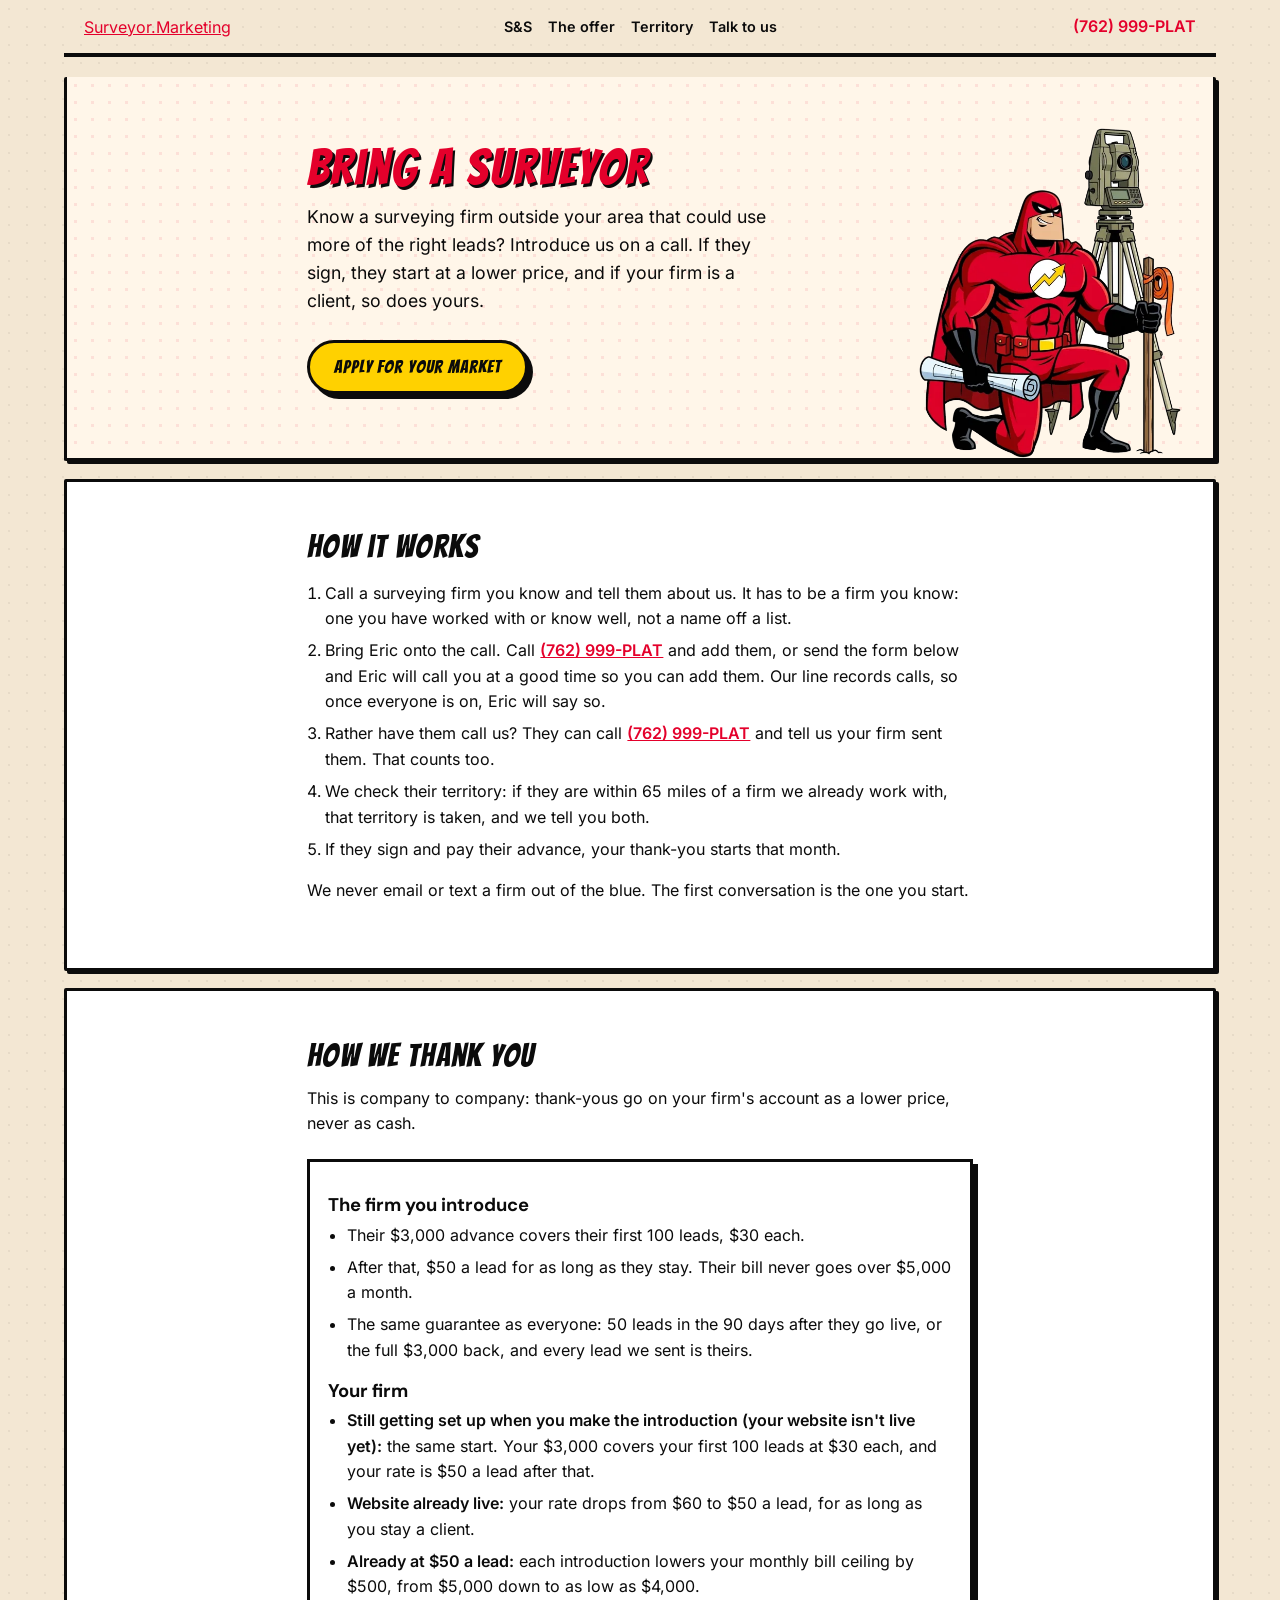
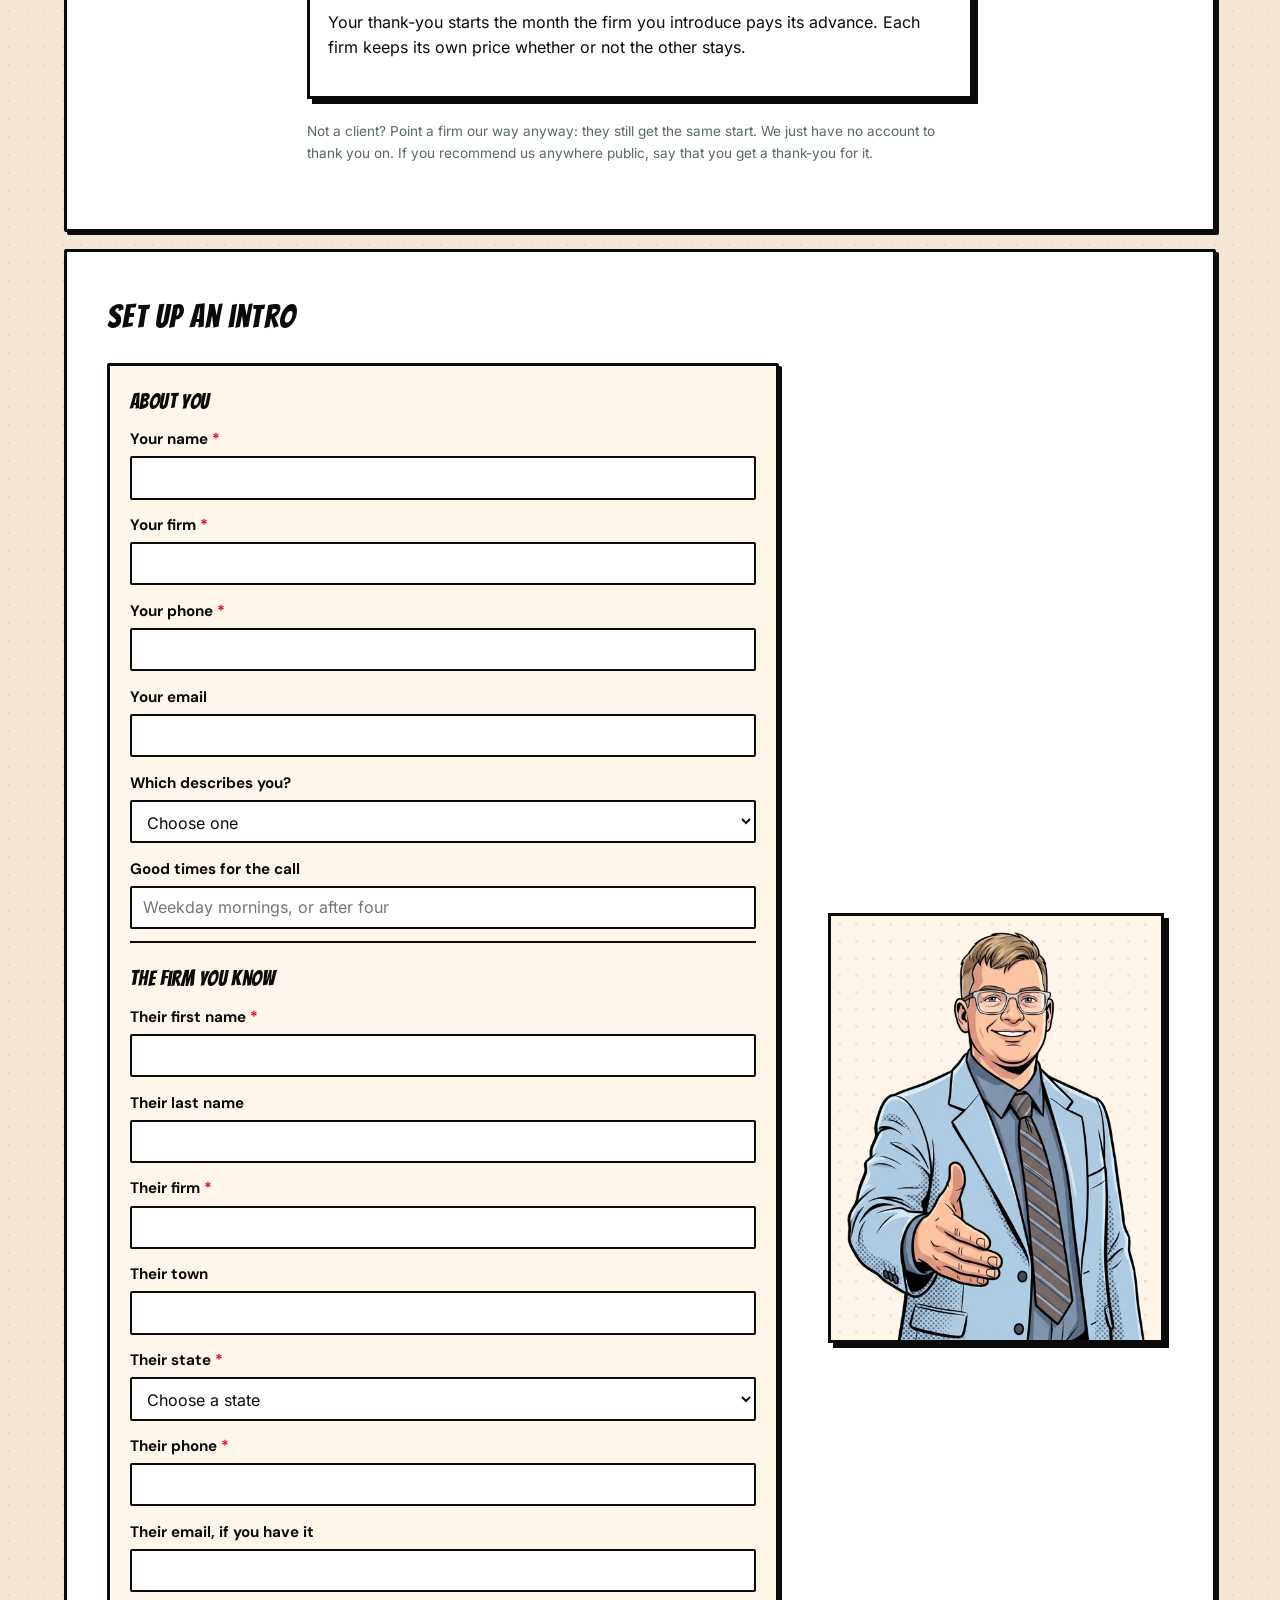
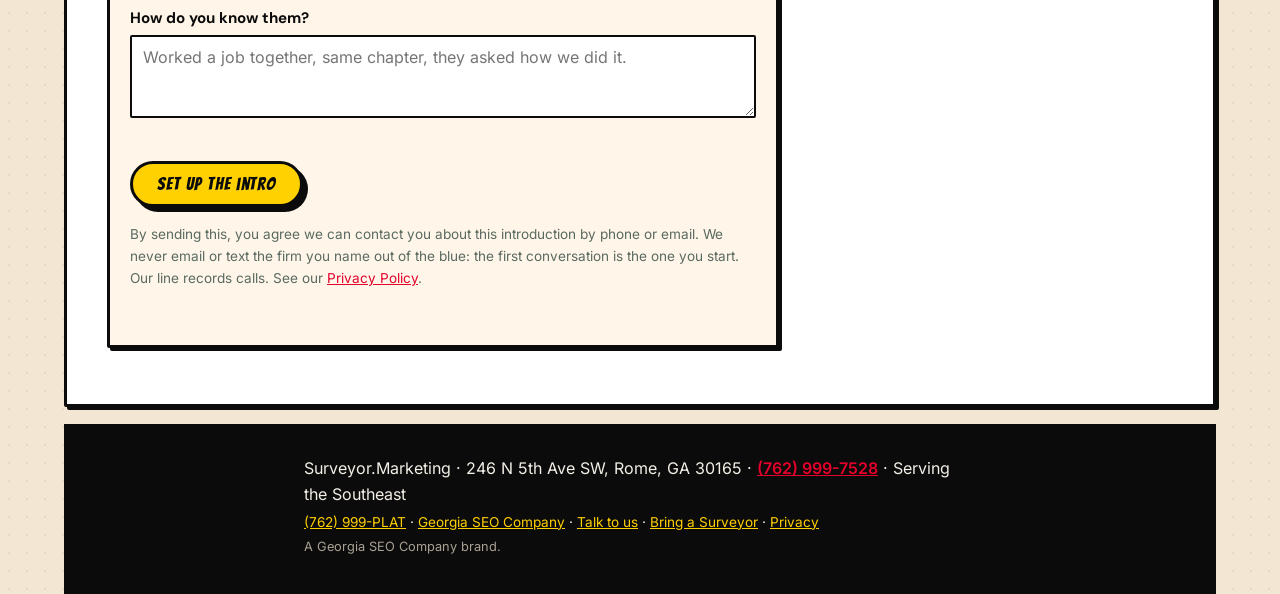
<file: refer/index.html>
<!DOCTYPE html>
<html lang="en"><head><meta charset="utf-8"><meta name="viewport" content="width=device-width,initial-scale=1">
<link rel="preload" href="/assets/fonts/inter-400.woff2" as="font" type="font/woff2" crossorigin>
<link rel="preload" href="/assets/fonts/dmsans-700.woff2" as="font" type="font/woff2" crossorigin>
<link rel="preload" href="/assets/fonts/bangers-400.woff2" as="font" type="font/woff2" crossorigin>
<title>Bring a Surveyor | Surveyor.Marketing</title>
<link rel="icon" href="/favicon.ico" sizes="any">
<link rel="icon" type="image/png" href="/assets/img/favicon.png">
<link rel="apple-touch-icon" href="/assets/img/apple-touch-icon.png">
<meta name="theme-color" content="#E4002B">
<meta name="description" content="Know a surveying firm outside your area? Introduce them to Surveyor.Marketing on a call. If they sign, they start at a lower price, and if your firm is a client, so does yours.">
<meta name="msvalidate.01" content="79BE76CE8D2651747EE9A1F8B052187F">
<link rel="canonical" href="https://surveyor.marketing/refer/">
<meta property="og:title" content="Bring a Surveyor | Surveyor.Marketing"><meta property="og:description" content="Know a surveying firm outside your area? Introduce them to Surveyor.Marketing on a call. If they sign, they start at a lower price, and if your firm is a client, so does yours.">
<meta property="og:url" content="https://surveyor.marketing/refer/"><meta property="og:type" content="website">
<meta property="og:site_name" content="Surveyor.Marketing"><meta property="og:locale" content="en_US">
<meta name="twitter:card" content="summary_large_image">
<link rel="stylesheet" href="/assets/css/site.css"><link rel="stylesheet" href="/assets/css/surveyor.css">
<script>
var ATTR_KEY = 'gsc_attr';
function readAttr() {
  try { var saved = sessionStorage.getItem(ATTR_KEY); if (saved) return JSON.parse(saved); } catch (e) {}
  var q = new URLSearchParams(location.search);
  var a = { utm_source: q.get('utm_source') || '', utm_medium: q.get('utm_medium') || '', utm_campaign: q.get('utm_campaign') || '', utm_term: q.get('utm_term') || '', utm_content: q.get('utm_content') || '', gclid: q.get('gclid') || '', fbclid: q.get('fbclid') || '', msclkid: q.get('msclkid') || '', referrer: document.referrer || '', landing: location.pathname };
  try { sessionStorage.setItem(ATTR_KEY, JSON.stringify(a)); } catch (e) {}
  return a;
}
readAttr();
</script>

<script type="application/ld+json">{"@context":"https://schema.org","@graph":[{"@type":"ProfessionalService","@id":"https://surveyor.marketing/#business","name":"Surveyor.Marketing","url":"https://surveyor.marketing/","description":"Leads for land surveyors, one client per territory","areaServed":[{"@type":"AdministrativeArea","name":"the Southeast"}],"address":{"@type":"PostalAddress","streetAddress":"246 N 5th Ave SW","addressLocality":"Rome","addressRegion":"GA","postalCode":"30165","addressCountry":"US"},"telephone":"+17629997528"},{"@type":"WebSite","@id":"https://surveyor.marketing/#website","url":"https://surveyor.marketing/","name":"Surveyor.Marketing","publisher":{"@id":"https://surveyor.marketing/#business"}},{"@type":"BreadcrumbList","itemListElement":[{"@type":"ListItem","position":1,"name":"Bring a Surveyor","item":"https://surveyor.marketing/refer/"}]}]}</script>
</head><body>
<a class="skip" href="#main">Skip to content</a>
<header class="hd"><a class="logo" href="/" aria-label="Surveyor.Marketing home">Surveyor.Marketing</a><button class="navtoggle" type="button" aria-expanded="false" aria-controls="sitenav" aria-label="Menu"><span class="bars" aria-hidden="true"></span></button><nav id="sitenav"><a href="/#proof">S&amp;S</a><a href="/#offer">The offer</a><a href="/#territory">Territory</a><a href="/#talk">Talk to us</a></nav><a class="tel" href="tel:+17629997528">(762) 999-PLAT</a></header>
<main id="main">

<section class="hero"><h1>Bring a Surveyor</h1><p class="lead">Know a surveying firm outside your area that could use more of the right leads? Introduce us on a call. If they sign, they start at a lower price, and if your firm is a client, so does yours.</p><a class="cta" href="/#talk">Apply for your market</a><img class="mascot-hero" src="/assets/img/mascot/pose-survey-stake.webp" alt="" aria-hidden="true" width="340" height="340"></section>
<section><h2>How it works</h2><ol>
<li>Call a surveying firm you know and tell them about us. It has to be a firm you know: one you have worked with or know well, not a name off a list.</li>
<li>Bring Eric onto the call. Call <a class="tel" href="tel:+17629997528">(762) 999-PLAT</a> and add them, or send the form below and Eric will call you at a good time so you can add them. Our line records calls, so once everyone is on, Eric will say so.</li>
<li>Rather have them call us? They can call <a class="tel" href="tel:+17629997528">(762) 999-PLAT</a> and tell us your firm sent them. That counts too.</li>
<li>We check their territory: if they are within 65 miles of a firm we already work with, that territory is taken, and we tell you both.</li>
<li>If they sign and pay their advance, your thank-you starts that month.</li>
</ol>
<p>We never email or text a firm out of the blue. The first conversation is the one you start.</p></section>
<section><h2>How we thank you</h2><p>This is company to company: thank-yous go on your firm's account as a lower price, never as cash.</p>
<div id="thanks" class="sm-offer">
<h3>The firm you introduce</h3>
<ul>
<li>Their $3,000 advance covers their first 100 leads, $30 each.</li>
<li>After that, $50 a lead for as long as they stay. Their bill never goes over $5,000 a month.</li>
<li>The same guarantee as everyone: 50 leads in the 90 days after they go live, or the full $3,000 back, and every lead we sent is theirs.</li>
</ul>
<h3>Your firm</h3>
<ul>
<li><b>Still getting set up when you make the introduction (your website isn't live yet):</b> the same start. Your $3,000 covers your first 100 leads at $30 each, and your rate is $50 a lead after that.</li>
<li><b>Website already live:</b> your rate drops from $60 to $50 a lead, for as long as you stay a client.</li>
<li><b>Already at $50 a lead:</b> each introduction lowers your monthly bill ceiling by $500, from $5,000 down to as low as $4,000.</li>
</ul>
<p>Your thank-you starts the month the firm you introduce pays its advance. Each firm keeps its own price whether or not the other stays.</p>
</div><!-- /thanks -->
<p class="smallprint">Not a client? Point a firm our way anyway: they still get the same start. We just have no account to thank you on. If you recommend us anywhere public, say that you get a thank-you for it.</p></section>
<section class="art art-right"><h2>Set up an intro</h2><div class="sec-body"><div class="leadform">
<form id="refer-form" class="leadform-form" method="post" action="https://forge-lead-worker.synergycloud.workers.dev/lead?client=surveyor-marketing" data-need="referrer_name referrer_firm referrer_phone first_name firm phone" data-ok="Thank you. Eric will call you to set up the call.">
  <input type="hidden" name="form" value="refer">
  <fieldset class="lf-set"><legend>About you</legend>
  <div class="lf-row"><label for="rf-rname">Your name <span class="req" aria-hidden="true">*</span></label><input id="rf-rname" name="referrer_name" type="text" autocomplete="name" required></div>
  <div class="lf-row"><label for="rf-rfirm">Your firm <span class="req" aria-hidden="true">*</span></label><input id="rf-rfirm" name="referrer_firm" type="text" autocomplete="organization" required></div>
  <div class="lf-row"><label for="rf-rphone">Your phone <span class="req" aria-hidden="true">*</span></label><input id="rf-rphone" name="referrer_phone" type="tel" autocomplete="tel" inputmode="numeric" pattern="[\(\)\+\.\- ]*(?:[0-9][\(\)\+\.\- ]*){10,}" title="A phone number with area code" required></div>
  <div class="lf-row"><label for="rf-remail">Your email</label><input id="rf-remail" name="referrer_email" type="email" autocomplete="email" pattern="[^@\s]+@[^@\s]+\.[^@\s]+"></div>
  <div class="lf-row"><label for="rf-rtype">Which describes you?</label><select id="rf-rtype" name="referrer_type"><option value="">Choose one</option><option value="client">I'm a Surveyor.Marketing client</option><option value="surveyor">I'm a surveyor</option><option value="partner">I work with surveyors (equipment, software, a society)</option></select></div>
  <div class="lf-row"><label for="rf-time">Good times for the call</label><input id="rf-time" name="best_time" type="text" placeholder="Weekday mornings, or after four"></div>
  </fieldset>
  <fieldset class="lf-set"><legend>The firm you know</legend>
  <div class="lf-row"><label for="rf-first">Their first name <span class="req" aria-hidden="true">*</span></label><input id="rf-first" name="first_name" type="text" autocomplete="off" required></div>
  <div class="lf-row"><label for="rf-last">Their last name</label><input id="rf-last" name="last_name" type="text" autocomplete="off"></div>
  <div class="lf-row"><label for="rf-firm">Their firm <span class="req" aria-hidden="true">*</span></label><input id="rf-firm" name="firm" type="text" autocomplete="off" required></div>
  <div class="lf-row"><label for="rf-town">Their town</label><input id="rf-town" name="town" type="text" autocomplete="off"></div>
  <div class="lf-row"><label for="rf-state">Their state <span class="req" aria-hidden="true">*</span></label><select id="rf-state" name="state" required autocomplete="off"><option value="">Choose a state</option><option value="AL">Alabama</option><option value="AK">Alaska</option><option value="AZ">Arizona</option><option value="AR">Arkansas</option><option value="CA">California</option><option value="CO">Colorado</option><option value="CT">Connecticut</option><option value="DE">Delaware</option><option value="DC">District of Columbia</option><option value="FL">Florida</option><option value="GA">Georgia</option><option value="HI">Hawaii</option><option value="ID">Idaho</option><option value="IL">Illinois</option><option value="IN">Indiana</option><option value="IA">Iowa</option><option value="KS">Kansas</option><option value="KY">Kentucky</option><option value="LA">Louisiana</option><option value="ME">Maine</option><option value="MD">Maryland</option><option value="MA">Massachusetts</option><option value="MI">Michigan</option><option value="MN">Minnesota</option><option value="MS">Mississippi</option><option value="MO">Missouri</option><option value="MT">Montana</option><option value="NE">Nebraska</option><option value="NV">Nevada</option><option value="NH">New Hampshire</option><option value="NJ">New Jersey</option><option value="NM">New Mexico</option><option value="NY">New York</option><option value="NC">North Carolina</option><option value="ND">North Dakota</option><option value="OH">Ohio</option><option value="OK">Oklahoma</option><option value="OR">Oregon</option><option value="PA">Pennsylvania</option><option value="RI">Rhode Island</option><option value="SC">South Carolina</option><option value="SD">South Dakota</option><option value="TN">Tennessee</option><option value="TX">Texas</option><option value="UT">Utah</option><option value="VT">Vermont</option><option value="VA">Virginia</option><option value="WA">Washington</option><option value="WV">West Virginia</option><option value="WI">Wisconsin</option><option value="WY">Wyoming</option></select></div>
  <div class="lf-row"><label for="rf-phone">Their phone <span class="req" aria-hidden="true">*</span></label><input id="rf-phone" name="phone" type="tel" autocomplete="off" inputmode="numeric" pattern="[\(\)\+\.\- ]*(?:[0-9][\(\)\+\.\- ]*){10,}" title="A phone number with area code" required></div>
  <div class="lf-row"><label for="rf-email">Their email, if you have it</label><input id="rf-email" name="email" type="email" autocomplete="off" pattern="[^@\s]+@[^@\s]+\.[^@\s]+"></div>
  <div class="lf-row"><label for="rf-how">How do you know them?</label><textarea id="rf-how" name="how_known" rows="3" placeholder="Worked a job together, same chapter, they asked how we did it."></textarea></div>
  </fieldset>
  <div class="lf-hp" aria-hidden="true"><label for="rf-leave-blank">Leave this blank</label><input id="rf-leave-blank" name="leave_blank" type="text" tabindex="-1" autocomplete="off"></div>
  <button class="cta" type="submit">Set up the intro</button>
  <p class="smallprint lf-consent">By sending this, you agree we can contact you about this introduction by phone or email. We never email or text the firm you name out of the blue: the first conversation is the one you start. Our line records calls. See our <a href="/privacy/">Privacy Policy</a>.</p>
  <p class="lf-status" role="status" aria-live="polite"></p>
</form>
</div>
<script>
(function () {
  var KEEP = 90 * 24 * 60 * 60 * 1000;
  var MORE = 100, BASE = 50;
  var REFERRERS = {};
  var LETTERS = [];
  function slug(s) {
    s = String(s || '').trim().toLowerCase();
    var m = s.match(/^[a-z0-9]+(?:-[a-z0-9]+)*/);
    return m && m[0] === s && s.length <= 40 ? s : '';
  }
  function issued(k, s) {
    s = slug(s);
    if (!s) return '';
    if (k === 'ref') return Object.prototype.hasOwnProperty.call(REFERRERS, s) ? s : '';
    return LETTERS.indexOf(s) !== -1 ? s : '';
  }
  function remember(key, value) {
    try { localStorage.setItem(key, JSON.stringify({ v: value, at: Date.now() })); } catch (e) {}
  }
  function recall(k) {
    try {
      var o = JSON.parse(localStorage.getItem('sm_' + k) || 'null');
      var v = o && issued(k, o.v), age = o && Date.now() - o.at;
      if (v && age >= 0 && age < KEEP) return v;
      localStorage.removeItem('sm_' + k);
    } catch (e) {}
    return '';
  }
  var q = new URLSearchParams(location.search);
  var codes = {};
  ['ref', 't'].forEach(function (k) {
    var fresh = issued(k, q.get(k));
    if (fresh) remember('sm_' + k, fresh);
    codes[k] = fresh || recall(k);
  });
  document.querySelectorAll('form.leadform-form').forEach(function (form) {
    ['ref', 't'].forEach(function (k) {
      var input = form.querySelector('input[name=' + k + ']');
      if (input && codes[k]) input.value = codes[k];
    });
  });
  var slot = document.getElementById('sm-sent');
  var who = codes.ref && Object.prototype.hasOwnProperty.call(REFERRERS, codes.ref) ? REFERRERS[codes.ref] : null;
  if (slot && who) {
    slot.textContent = (who.name ? who.name + ' at ' + who.firm + ' sent you.' : 'A surveyor we work with sent you.') +
      ' Ask them to introduce us on a call, or tell us they sent you when you call, and your advance covers your first ' + MORE + ' leads instead of ' + BASE + ', with a lower rate after that.';
    slot.hidden = false;
  }
})();
</script></div><img class="sec-art" src="/assets/img/story/eric-09-cut.webp" alt="" aria-hidden="true" loading="lazy" decoding="async" width="1200" height="670"></section>


</main>
<footer class="ft"><p>Surveyor.Marketing · 246 N 5th Ave SW, Rome, GA 30165 · <a class="tel" href="tel:+17629997528">(762) 999-7528</a> · Serving the Southeast</p><p class="links"><a href="tel:+17629997528">(762) 999-PLAT</a> · <a href="https://www.georgiaseocompany.com/">Georgia SEO Company</a> · <a href="/#talk">Talk to us</a> · <a href="/refer/">Bring a Surveyor</a> · <a href="/privacy/">Privacy</a></p><p class="legal">A Georgia SEO Company brand.</p></footer>
<div class="stickycta" role="complementary" aria-label="Call or apply for your market">
<a class="sticky-tel" href="tel:+17629997528"><span aria-hidden="true">&#9742;</span> (762) 999-PLAT</a>
<a class="sticky-cta" href="/#talk">Apply for your market</a>
</div>
<script>
(function () {
  // NO phone-click listener here. One already lives in the GA4 config block below, firing
  // the phone_click event, an established key event in the property with history behind it.
  // A second listener was added here on 2026-08-21 under the name phone_call_click and
  // removed the same day: it would have fired on the same clicks, split one metric across
  // two event names, and diluted the key event that already worked. The useful part of it,
  // recording WHICH of the three tel: links was tapped, was merged into the existing call
  // instead. Do not add a second listener; extend the one in the config block.
  var h = document.querySelector('header.hd');
  var b = h && h.querySelector('.navtoggle');
  var nav = h && h.querySelector('nav');
  if (!h || !b || !nav) return;
  h.classList.add('js-nav');
  function set(open) {
    h.classList.toggle('nav-open', open);
    b.setAttribute('aria-expanded', open ? 'true' : 'false');
  }
  b.addEventListener('click', function () { set(!h.classList.contains('nav-open')); });
  // Close on the way out. Same-origin navigations can keep the old DOM painted for a beat,
  // and an open menu sitting over the incoming page reads as a rendering bug.
  nav.addEventListener('click', function (e) { if (e.target.closest('a')) set(false); });
  document.addEventListener('keydown', function (e) { if (e.key === 'Escape') set(false); });
})();
</script><script>
(function () {
  // One literal, not an href built by concatenation: QA check 8 scans every href= in the page
  // and a split attribute reads to it as an empty, non-root-relative link.
  var PHONE_LINK = '<a href="tel:+17629997528">(762) 999-PLAT</a>';

  // NOT ALL CLICK IDS MEAN PAID, and treating them alike was a real bug here until
  // 2026-08-21. gclid and msclkid are set by Google Ads and Microsoft Ads, so their presence
  // IS proof of a paid click. fbclid is not: Facebook appends it to outbound links from
  // ORGANIC posts as well as ads. Reading fbclid as paid tagged free traffic as ad traffic,
  // which inflates paid volume and corrupts any cost-per-lead figure built on it.
  //
  // So paid social is only claimed when the campaign was TAGGED as paid. That means Meta ads
  // must carry utm_medium=paid-social in the ad-level URL parameters field, or their leads
  // land here as organic social. Under-claiming paid is the safe direction to fail.
  var SEARCH_HOSTS = /(^|\.)(google|bing|duckduckgo|yahoo|ecosia|brave)\./i;
  var SOCIAL_HOSTS = /(^|\.)(facebook|instagram|linkedin|twitter|x|t|tiktok|youtube|pinterest|reddit|nextdoor|threads)\./i;
  // Exact-value membership, not a regex: the alternatives are plain literal strings, so an
  // array test is exactly equivalent to the old anchored-alternation test with no behavior
  // change, and it means this shared script carries no dollar sign character -- some pages
  // (surveyor.marketing) assert none appears anywhere in their HTML, and this script is
  // inlined into any page with a form.
  var PAID_SEARCH = ['cpc', 'ppc', 'paid', 'paidsearch', 'paid_search', 'ppc_search'];
  var PAID_SOCIAL = ['paid-social', 'paid_social', 'paidsocial', 'social-paid', 'social_cpc', 'display', 'retargeting', 'remarketing'];
  function channelOf(a) {
    var med = (a.utm_medium || '').toLowerCase();
    var src = (a.utm_source || '').toLowerCase();
    // Definitive paid-search click ids first.
    if (a.gclid) return 'Google Ads (paid search)';
    if (a.msclkid) return 'Microsoft Ads (paid search)';
    // Then explicit tagging, which is the only honest evidence of paid social.
    if (PAID_SOCIAL.indexOf(med) !== -1 || (PAID_SEARCH.indexOf(med) !== -1 && SOCIAL_HOSTS.test(src + '.'))) {
      return (a.utm_source || 'Unknown') + ' (paid social)';
    }
    if (PAID_SEARCH.indexOf(med) !== -1) return (a.utm_source || 'Unknown') + ' (paid search)';
    if (med === 'social' || med === 'organic-social' || SOCIAL_HOSTS.test(src + '.')) {
      return (a.utm_source || 'Social') + ' (organic social)';
    }
    if (a.utm_source) return a.utm_source + (med ? ' / ' + med : '');
    // fbclid with no paid tagging: a Meta link click that could be either. Called organic
    // because claiming paid without evidence is the error that costs money.
    if (a.fbclid) return 'Meta (organic social)';
    if (a.referrer) {
      var host = '';
      try { host = new URL(a.referrer).hostname; } catch (e) {}
      if (host && host.indexOf(location.hostname) === -1) {
        if (SEARCH_HOSTS.test(host)) return 'Organic search';
        if (SOCIAL_HOSTS.test(host)) return host.replace(/^www\./, '') + ' (organic social)';
        return 'Referral: ' + host;
      }
    }
    return 'Direct';
  }
  // Coarse bucket for a GHL tag, so a smart list filters in one click. Six buckets, because
  // paid and organic SOCIAL are different spends and lumping them loses the answer.
  function bucketOf(label) {
    if (/\(paid social\)/.test(label)) return 'paid-social';
    if (/\(paid search\)/.test(label)) return 'paid-search';
    if (/\(organic social\)/.test(label)) return 'organic-social';
    if (label === 'Organic search') return 'organic-search';
    if (label.indexOf('Referral:') === 0) return 'referral';
    if (label === 'Direct') return 'direct';
    return 'other';
  }
  var ATTR = typeof readAttr === 'function' ? readAttr() : {};
  // Phone accepts digits and phone punctuation only. Letters never appear, even mid-string
  // paste: anything else is stripped the moment it lands in the field.
  document.querySelectorAll('form.leadform-form [name=phone]').forEach(function (input) {
    input.addEventListener('input', function () {
      var clean = input.value.replace(/[^0-9()+-. ]/g, '');
      if (clean !== input.value) input.value = clean;
    });
  });
  document.querySelectorAll('form.leadform-form').forEach(function (form) {
    // Which placement this is (hero, closing, contact, audit-page; '' on a form without one).
    var loc = form.getAttribute('data-loc') || '';
    var status = form.querySelector('.lf-status');
    var button = form.querySelector('button[type=submit]');
    form.addEventListener('submit', function (e) {
      e.preventDefault();
      // A form may name its own required fields (data-need="first_name phone referrer_email"):
      // surveyor.marketing's referral form needs the sender's email but only a phone for the firm
      // being sent (2026-10-14). Without the attribute it is name, phone and email, as before.
      var need = (form.getAttribute('data-need') || '').split(' ').filter(Boolean);
      if (need.length) {
        var missing = need.map(function (n) { return form.querySelector('[name=' + n + ']'); })
          .filter(function (el) { return !el || !String(el.value).trim(); });
        if (missing.length) {
          status.className = 'lf-status is-bad';
          status.textContent = 'Please fill in every starred field.';
          var first = missing.filter(Boolean)[0];
          if (first) first.focus();
          return;
        }
      } else {
        var name = form.querySelector('[name=name], [name=first_name]');
        var phone = form.querySelector('[name=phone]');
        var email = form.querySelector('[name=email]');
        if (!name.value.trim() || !phone.value.trim() || !email.value.trim()) {
          status.className = 'lf-status is-bad';
          status.textContent = 'Please add your name, a phone number, and an email so we can reach you.';
          (!name.value.trim() ? name : !phone.value.trim() ? phone : email).focus();
          return;
        }
      }
      var data = {};
      new FormData(form).forEach(function (v, k) { data[k] = v; });
      // The bot trap. A filled one still sends: its value rides as company, which the worker
      // reads to mark the lead possible spam, and it is never counted as a lead below.
      var trapped = String(data.leave_blank || '').trim();
      delete data.leave_blank;
      data.company = trapped;
      // Attribution rides along with every submission. source is what GHL shows in its
      // Source column, channel becomes a tag, and the rest is kept verbatim so a campaign
      // can be traced later without re-deriving it from a label.
      var label = channelOf(ATTR);
      data.source = label;
      data.channel = bucketOf(label);
      data.page = location.pathname;
      data.attribution = ATTR;
      button.disabled = true;
      var original = button.textContent;
      button.textContent = 'Sending...';
      status.className = 'lf-status';
      status.textContent = '';
      fetch(form.action, {
        method: 'POST',
        headers: { 'Content-Type': 'application/json' },
        body: JSON.stringify(data)
      }).then(function (r) {
        // The worker answers 503 when the lead reached nowhere. Never show success for it.
        if (!r.ok) throw new Error('not stored');
        return r.json();
      }).then(function (res) {
        // GA4 conversion. Fires ONLY after the worker confirms the lead was stored, so the
        // count in GA4 matches the count in GHL rather than counting attempts.
        //
        // Without this, GA4 recorded traffic and nothing else: 4,460 impressions with no way
        // to tell which of 257 pages actually produces work. The channel and page ride along
        // so 'which page converts' and 'which channel converts' are both answerable.
        // Mark generate_lead as a key event in GA4 or it stays a plain event.
        // A filled trap was delivered labeled possible spam; it must never count as a lead. Nor
        // must a sender on forge-lead-worker's block list (spam reports, 2026-11-07): the worker
        // answers a reported or dropped sender with possibleSpam: true. Only the boolean counts.
        // The visitor sees the same thanks either way, so a sender is never told it was caught.
        var spam = Boolean(trapped) || Boolean(res && res.possibleSpam === true);
        if (typeof gtag === 'function') {
          if (spam) {
            gtag('event', 'form_possible_spam', { reason: trapped ? 'honeypot' : 'block_list', page_path: location.pathname, form_location: loc });
          } else {
            gtag('event', 'generate_lead', {
              lead_channel: data.channel || 'unknown',
              lead_source: data.source || 'unknown',
              page_path: location.pathname,
              landing_page: ATTR.landing || '',
              campaign: ATTR.utm_campaign || '',
              form_location: loc
            });
          }
        }
        form.querySelector('.lf-row').scrollIntoView({ block: 'nearest' });
        status.className = 'lf-status is-good';
        status.textContent = form.getAttribute('data-ok') || 'Got it. Eric will call you back at the number you gave.';
        form.reset();
        button.textContent = original;
        button.disabled = false;
      }).catch(function () {
        // A failed submit is worth counting too. A spike here means leads are being lost,
        // and without the event that shows up as nothing at all rather than as a problem.
        if (typeof gtag === 'function') {
          gtag('event', 'lead_form_error', { page_path: location.pathname, form_location: loc });
        }
        // Never a green checkmark for a lead that reached nowhere. Give a tappable number
        // instead of a dead end, so the visitor's intent survives the failure.
        status.className = 'lf-status is-bad';
        status.innerHTML = 'That did not send. Call ' + PHONE_LINK +
          ' and we will take it down by phone.';
        button.textContent = original;
        button.disabled = false;
      });
    });
  });
})();
</script>

</body></html>
</file>
<file: assets/css/site.css>
/* Georgia SEO Company: base stylesheet. Mobile-first, no framework. */

@font-face {
  font-family: 'DM Sans';
  src: url('/assets/fonts/dmsans-400.woff2') format('woff2');
  font-weight: 400;
  font-style: normal;
  font-display: swap;
}
@font-face {
  font-family: 'DM Sans';
  src: url('/assets/fonts/dmsans-700.woff2') format('woff2');
  font-weight: 700;
  font-style: normal;
  font-display: swap;
}
@font-face {
  font-family: 'Inter';
  src: url('/assets/fonts/inter-400.woff2') format('woff2');
  font-weight: 400;
  font-style: normal;
  font-display: swap;
}
@font-face {
  font-family: 'Inter';
  src: url('/assets/fonts/inter-600.woff2') format('woff2');
  font-weight: 600;
  font-style: normal;
  font-display: swap;
}
/* Display face for the pop-art comic brand (2026-08-12): headings, CTAs, action accents.
   Body copy stays on Inter -- 183 pages of dense prose keep a reading face; the comic
   personality lives in display type, frames, and color. */
@font-face {
  font-family: 'Bangers';
  src: url('/assets/fonts/bangers-400.woff2') format('woff2');
  font-weight: 400;
  font-style: normal;
  font-display: swap;
}

:root {
  /* Pop-art comic palette (Eric, 2026-08-12): red primary, black frames, yellow action
     accents, cream paper wash. Anchored on the burst-wordmark logo. */
  --primary: #E4002B;
  --accent: #FFD100;
  --ink: #0B0B0B;
  --bg: #ffffff;
  --wash: #FFF6E9;
  /* The comic page itself (2026-08-13). Body was pure white, so texture only existed in the
     hero and closing bands and everything between read as a plain document. Now the page is
     warm newsprint carrying a Ben-Day field, and each content section sits on it as a white
     panel with an ink frame -- which is literally how a comic page is built. Deeper than
     --wash on purpose: white panels have to read as panels against it. */
  --paper: #F3E7D3;
  --paper-dot: rgba(11, 11, 11, .055);
  /* Panels carry a lighter offset than --pop: 5px on every section down a 184-page site is
     shouting, 3px reads as ink-on-paper. */
  --pop-panel: 3px 3px 0 var(--ink);
  --font-head: 'DM Sans', system-ui, -apple-system, Arial, sans-serif;
  --font-display: 'Bangers', 'DM Sans', system-ui, Arial, sans-serif;
  --font-body: 'Inter', system-ui, -apple-system, Arial, sans-serif;
  --gap: 1.25rem;
  /* Hairline that has to actually be visible against white and cream. */
  --rule: #d9d2c4;
  /* The comic frame: thick ink border + hard offset shadow, shared by cards, tables,
     diagrams, and the CTA bubble. */
  --frame: 3px solid var(--ink);
  --pop: 5px 5px 0 var(--ink);
  /* The reading column. Every piece of article content -- prose, lists, headings, tables,
     diagrams, FAQ rows, the related mesh -- is laid out on this one measure, so the page has a
     single text column instead of a narrow paragraph floating in a much wider shell. */
  --col: 42rem;
}

*, *::before, *::after { box-sizing: border-box; }
html { -webkit-text-size-adjust: 100%; }
body {
  margin: 0;
  background:
    radial-gradient(circle, var(--paper-dot) 1.5px, transparent 1.5px) 0 0 / 18px 18px,
    var(--paper);
  color: var(--ink);
  font-family: var(--font-body);
  font-size: 1rem;
  line-height: 1.6;
  overflow-x: hidden;
}
img, svg { max-width: 100%; display: block; }
a { color: var(--primary); }
p { margin: 0 0 1rem; }

h1, h2, h3 {
  font-family: var(--font-head);
  font-weight: 700;
  color: var(--ink);
  line-height: 1.2;
  margin: 0 0 .75rem;
  /* Headings are capped to the reading column, which left several of the long ones with a
     single word alone on the last line. Balancing evens the lines out instead. */
  text-wrap: balance;
}
/* Display headings wear the comic face. Bangers is a single-weight face that sets wide and
   loud, so h1/h2 move to it while h3 subheads stay on DM Sans -- three tiers of voice:
   shout, speak, aside. Letter-spacing opens Bangers' tight fit at text sizes. */
h1, h2 {
  font-family: var(--font-display);
  font-weight: 400;
  letter-spacing: .04em;
  line-height: 1.08;
}
h1 { font-size: 2.3rem; }
h2 { font-size: 1.65rem; }
h3 { font-size: 1.15rem; }
/* h3 subheads sit inside flowing section copy, breaking up a long paragraph run, rather than
   opening their own container the way h1/h2 do. The shared heading rule above carries no top
   margin, which reads fine when a heading is the first thing in a box; mid-copy it needs one, so
   a subhead reads as a break from the paragraph above it instead of sitting flush against it. */
h3 { margin-top: 1.75rem; }

.wrap, header.hd, footer.ft {
  width: 100%;
  max-width: 72rem;
  margin: 0 auto;
  padding: 0 1.25rem;
}
/* main carries no gutter of its own: sections and the breadcrumb strip each center their own
   content on --col, and a gutter here would only push the article off that shared axis (it also
   used to indent body copy 20px past the logo above it, which read as a misalignment). */
main { width: 100%; max-width: 72rem; margin: 0 auto; padding: 0; }

/* Header: logo / nav / tel. No sticky positioning. The ink rule below it is the first
   comic frame line on every page. */
header.hd {
  display: flex;
  flex-wrap: wrap;
  align-items: center;
  justify-content: space-between;
  gap: .75rem;
  padding-top: .6rem;
  padding-bottom: .6rem;
  border-bottom: 4px solid var(--ink);
}
header.hd .logo {
  display: inline-block;
  line-height: 0;
}
header.hd .logo img {
  height: 160px;
  width: 160px;
}
/* Mobile menu button. Styled here, revealed only in the narrow breakpoint below, and only
   once the script adds .js-nav. Same chunky treatment as the panels: ink frame, hard offset
   shadow, and a press that moves the button onto its own shadow. */
.navtoggle {
  display: none;
  align-items: center;
  justify-content: center;
  width: 3rem;
  height: 3rem;
  padding: 0;
  background: var(--wash);
  border: var(--frame);
  box-shadow: var(--pop-panel);
  border-radius: 6px;
  cursor: pointer;
  color: var(--ink);
}
.navtoggle:active { transform: translate(3px, 3px); box-shadow: none; }
.navtoggle .bars { position: relative; }
.navtoggle .bars,
.navtoggle .bars::before,
.navtoggle .bars::after {
  display: block;
  width: 22px;
  height: 3px;
  background: currentColor;
  border-radius: 2px;
}
.navtoggle .bars::before,
.navtoggle .bars::after { content: ''; position: absolute; left: 0; }
.navtoggle .bars::before { top: -7px; }
.navtoggle .bars::after { top: 7px; }
/* Open: the three bars collapse into a close X, so the same control reads as "shut this". */
header.hd.nav-open .navtoggle .bars { background: transparent; }
header.hd.nav-open .navtoggle .bars::before { top: 0; transform: rotate(45deg); }
header.hd.nav-open .navtoggle .bars::after { top: 0; transform: rotate(-45deg); }
@media (prefers-reduced-motion: no-preference) {
  .navtoggle .bars, .navtoggle .bars::before, .navtoggle .bars::after { transition: transform .15s ease, top .15s ease; }
}
header.hd nav {
  display: flex;
  flex-wrap: wrap;
  gap: .5rem 1rem;
  order: 3;
  width: 100%;
}
header.hd nav a {
  color: var(--ink);
  text-decoration: none;
  font-size: .9rem;
  /* At 390 the seven links wrap onto two rows; without this the rows are ~22px tall and sit
     close enough that a thumb hits the wrong one. */
  padding: .35rem 0;
}
header.hd nav a:hover { color: var(--primary); }
header.hd nav a { font-weight: 600; }
.tel {
  font-weight: 600;
  color: var(--primary);
}
/* Undecorated only up in the header, where it is a nav item. The same class is used mid
   sentence on the contact page, and there it has to look like a link the reader can tap. */
header.hd .tel { text-decoration: none; white-space: nowrap; }
header.hd .tel:hover, header.hd .tel:focus { text-decoration: underline; }

.contact-form { display: block; }

/* Every section is full-shell wide (so the hero wash and the section rules read as bands that
   span the page) but lays its content out on --col, centered. Before this, prose was capped at
   42rem while the hero band, section rules, tables, diagrams, the related grid and the FAQ rows
   all ran the full 1110px shell: the column read as an orphan pinned to the left with ~420px of
   dead white beside it, not as a chosen measure. max() keeps the 1.25rem gutter on narrow
   screens, where the column cap is never reached. */
section {
  padding: 2rem max(1.25rem, calc((100% - var(--col)) / 2));
  max-width: 72rem;
  margin: 0 auto;
}
/* Panel gutters: every content section is a white panel framed in ink, sitting on the paper
   with a real gutter between, so the page reads as a stack of comic panels instead of one long
   scroll. This replaces the old shared border-top: with full frames the rule would double up. */
main > section {
  background: var(--bg);
  border: var(--frame);
  box-shadow: var(--pop-panel);
  border-radius: 2px;
  margin-bottom: 1.1rem;
}
/* The hero and the closing band carry their own fills and keep them; they just join the
   panel geometry. */
main > section.hero { border-bottom: var(--frame); }
main > section.closing { margin-bottom: 0; }
@media (max-width: 47.99rem) {
  /* On a phone the offset shadow would push the panel off-centre inside the viewport, so
     panels keep the frame and drop the shadow. */
  main > section { box-shadow: none; }
}

/* Hero */
/* The seven pages with no breadcrumb (home, the hubs, about/contact/results) would otherwise
   butt the wash band straight against the header's bottom rule, so the band reads as part of
   the header. This is the white gap the breadcrumb strip gives every other page. */
main > section.hero:first-child { margin-top: 1.25rem; }
section.hero {
  /* Cream paper with a Ben-Day halftone dot field -- the logo's world, as a band. */
  background:
    radial-gradient(circle, rgba(228, 0, 43, .09) 1.6px, transparent 1.6px) 0 0 / 17px 17px,
    var(--wash);
  border-top: none;
  border-bottom: 3px solid var(--ink);
  text-align: left;
  padding-top: 2.5rem;
  padding-bottom: 2.5rem;
}
section.hero h1 {
  margin-bottom: .5rem;
  color: var(--primary);
  /* The hard offset shadow is the superhero-masthead move, matched to the logo lettering. */
  text-shadow: 2.5px 2.5px 0 var(--ink);
}
section.hero .lead {
  font-size: 1.1rem;
  color: var(--ink);
  margin-bottom: 1.5rem;
}
/* The contact page hero deliberately carries no CTA button. Without this its lead margin plus
   the hero's own bottom padding left ~90px of empty wash under the last line. */
section.hero .lead:last-child { margin-bottom: 0; }
/* Blog post byline (2026-09-22): .smallprint type, sitting between the H1 and the lead. */
section.hero .byline { margin: 0 0 .75rem; }
/* The CTA is a yellow action bubble: comic frame, hard shadow, display lettering. */
.cta {
  display: inline-block;
  background: var(--accent);
  color: var(--ink);
  font-family: var(--font-display);
  font-weight: 400;
  font-size: 1.1rem;
  letter-spacing: .05em;
  text-decoration: none;
  padding: .65rem 1.5rem;
  border: var(--frame);
  border-radius: 999px;
  box-shadow: var(--pop);
}
.cta:hover, .cta:focus {
  color: var(--ink);
  transform: translate(-2px, -2px);
  box-shadow: 7px 7px 0 var(--ink);
}
.cta:active { transform: translate(2px, 2px); box-shadow: 2px 2px 0 var(--ink); }
@media (prefers-reduced-motion: reduce) {
  .cta:hover, .cta:focus, .cta:active { transform: none; box-shadow: var(--pop); }
}

/* FAQ */
.faq details {
  border-bottom: 1px solid var(--wash);
  padding: .75rem 0;
}
/* The FAQ block is the last thing on every page that has one, so its closing rule landed a few
   dozen pixels above the footer's rule. Two near-parallel hairlines of different widths (one on
   the column, one on the band) read as a mistake. The footer rule closes the list. */
.faq details:last-child { border-bottom: none; }
/* Padding (not just the line box) makes the tap target: the short one-line questions were
   measuring ~26px tall, well under the 44px touch minimum, while longer ones already passed. */
.faq summary {
  font-family: var(--font-head);
  font-weight: 700;
  cursor: pointer;
  color: var(--ink);
  padding: .6rem 0;
  /* Hanging indent. With the marker inside the text box, a question that wrapped (most of them
     do at 390) put line two back under the triangle, so the question had a ragged left edge. */
  list-style-position: outside;
  margin-left: 1.15rem;
  /* Same reason as the headings: on the reading measure a few questions wrap with one word
     alone on line two. */
  text-wrap: balance;
}
.faq summary::marker { color: var(--primary); }
/* Answer aligns with the question text, not with the triangle. */
.faq p { margin-top: .5rem; margin-left: 1.15rem; }

/* Body lists. The copy wave turned many dense paragraphs into bullets, but adjacent list
   items had no separation at all (measured 0-3px between 400+ item pairs sitewide), so a
   6-item list read as one gray block and undid the point of bulleting it. The related-pages
   mesh is excluded: it is a grid and sets its own gap. */
section:not(.related) li + li { margin-top: .4rem; }
/* The browser default is 40px, which on a phone spent 13% of the screen on empty indent and
   pushed the longest content on the how-to pages into a measure narrower than its own prose.
   1.15rem matches the FAQ question and related-item indents, so every hanging element on the
   site steps off the reading column by the same amount. The longest ordered list is 6 items,
   so a single digit plus its period always fits. */
main ul, main ol { padding-left: 1.15rem; }

/* Glossary-style definition lists: term needs to visually outrank its definition,
   which the browser default (indent only, no weight/family change) does not do. */
dl { margin: 0 0 1rem; }
dt {
  font-family: var(--font-head);
  font-weight: 700;
  /* Bold alone did not carry it: DM Sans at the body size read no larger than the Inter
     definition under it, and a .75rem pair gap barely beat the term-to-definition gap, so nine
     glossary entries stacked into one grey block. */
  font-size: 1.05rem;
  margin-top: 1.35rem;
}
dt:first-of-type { margin-top: 0; }
dd { margin: .15rem 0 0 0; font-size: .95rem; }

/* Footer: the closing ink panel of every page. */
footer.ft {
  /* Same column axis as the article above it. min() because a percentage here resolves against
     the viewport, not against the footer's own 72rem box, which would push the text 144px
     right of the column on a wide screen. */
  padding: 1.75rem max(1.25rem, calc((min(100%, 72rem) - var(--col)) / 2)) 2rem;
  border-top: 4px solid var(--ink);
  background: var(--ink);
  color: #f3efe6;
}
footer.ft p { margin: 0 0 .25rem; }

/* Footer sitemap. Three columns on desktop, stacking to one on a phone. The column heading is a
   <p>, not a heading element, on purpose: the city-page gates read h1/h2 text, and a run of
   "Company" h2s on all 262 pages would sit in that signal for no reader benefit. Each column is
   its own labelled <nav>, which gives screen readers the same grouping the headings would. */
footer.ft .ftnav {
  display: grid;
  grid-template-columns: 1fr;
  gap: 1.5rem 2rem;
  margin: 0 0 1.75rem;
  padding: 0 0 1.5rem;
  border-bottom: 1px solid #3a352d;
}
/* Explicit ratios rather than auto-fit: the counties column runs two sub-columns of place names,
   and under auto-fit its content widened its own track until Company wrapped to a second row
   with a dead half-width beside it. */
@media (min-width: 48rem) {
  footer.ft .ftnav { grid-template-columns: 1.05fr 1.7fr .85fr; }
}
footer.ft .ftcol-h {
  font-family: var(--font-display);
  letter-spacing: .04em;
  text-transform: uppercase;
  font-size: .92rem;
  color: var(--accent);
  margin: 0 0 .45rem;
}
footer.ft .ftcol ul {
  list-style: none;
  margin: 0;
  padding: 0;
  columns: 1;
}
/* The counties column is the long one. Two sub-columns everywhere: county names are short, and
   stacked single-file they added fifteen rows of scrolling to every page on a phone. */
footer.ft .ftcol:nth-child(2) ul { columns: 2; column-gap: 1.25rem; }

footer.ft .ftcol li { margin: 0 0 .3rem; break-inside: avoid; }
footer.ft .ftcol a {
  color: #f3efe6;
  text-decoration: none;
  font-size: .85rem;
  line-height: 1.35;
}
footer.ft .ftcol a:hover,
footer.ft .ftcol a:focus { color: var(--accent); text-decoration: underline; }


footer.ft .links {
  font-size: .85rem;
}
footer.ft .links a {
  color: var(--accent);
  text-decoration: underline;
}
footer.ft .links a:hover,
footer.ft .links a:focus {
  color: #ffffff;
}
footer.ft .legal {
  font-size: .8rem;
  color: #a9a294;
}

/* Standing measurement note (2026-08-05 owner-lens): one uniform small-print block on pages
   that publish measured figures, replacing methodology disclaimers scattered through prose. */
.measure-note {
  font-size: .8rem;
  color: #6a6458;
  margin-top: 2.5rem;
  padding-top: 1rem;
  border-top: 1px solid var(--rule);
}

/* Definition blocks (W1.5b): a quotable, standalone definition near the top of a service
   page, modestly set apart from ordinary body copy with a left accent border only. */
p.def {
  border-left: 4px solid var(--primary);
  padding-left: 1rem;
  margin: 0 0 1.25rem;
}

/* Diagrams (W1.5b): brand-styled inline SVG figures dropped into section copy. Card sits on
   a wash background so the white SERP mockup (the one diagram with a white inner surface)
   reads as a card; svg text carries no font-family of its own, so it inherits DM Sans here
   rather than each diagram hardcoding a font stack. */
/* Diagrams sit in comic frames now: ink border, hard shadow, white surface. */
figure.diagram {
  margin: 1.75rem 0;
  padding: 1.25rem;
  background: var(--bg);
  border: var(--frame);
  border-radius: .35rem;
  box-shadow: var(--pop);
}
figure.diagram svg {
  max-width: 100%;
  height: auto;
  margin: 0 auto;
}
figure.diagram svg text {
  font-family: var(--font-head);
}
figure.diagram figcaption {
  margin-top: .85rem;
  font-size: .85rem;
  color: #5a6a61;
  text-align: center;
}

/* In-flow flyby divider: the hero streaking across a section break, all widths. */
img.flyby {
  display: block;
  height: 120px;
  width: auto;
  margin: 1.75rem auto 0;
}
@media (max-width: 47.99rem) {
  img.flyby { height: 88px; }
}

/* The mascot. Hero pose on pages that opt in (home), closing pose sitewide. Both are
   decorative absolutely-positioned art living in the shell's side margins, hidden below
   62rem where the reading column takes the full width and they would sit on the copy. */
section.hero { position: relative; }
.mascot-hero { display: none; }
.mascot-closing { display: none; }
@media (min-width: 62rem) {
  section.hero:has(.mascot-hero) h1,
  section.hero:has(.mascot-hero) .byline,
  section.hero:has(.mascot-hero) .lead { max-width: 30rem; }
  .mascot-hero {
    display: block;
    position: absolute;
    right: 2rem;
    bottom: 0;
    height: 92%;
    max-height: 330px;
    width: auto;
  }
  .mascot-closing {
    display: block;
    position: absolute;
    right: 1.5rem;
    bottom: .75rem;
    height: 215px;
    width: auto;
    /* a whisper of drop shadow lifts him off the ink panel */
    filter: drop-shadow(3px 3px 0 rgba(255, 209, 0, .25));
  }
}

/* Closing band (renderer p.closing): the final panel of every page, inverted to ink with a
   faint yellow halftone -- the page ends on a black comic frame with a yellow shout. */
section.closing {
  position: relative;
  background:
    radial-gradient(circle, rgba(255, 209, 0, .12) 1.5px, transparent 1.5px) 0 0 / 16px 16px,
    var(--ink);
  color: #f3efe6;
  border-top: none;
  margin-top: .5rem;
}
section.closing h2 {
  color: var(--accent);
  text-shadow: 2px 2px 0 rgba(228, 0, 43, .55);
}
section.closing a:not(.cta) { color: var(--accent); }
section.closing .tel { color: var(--accent); }
/* On the ink panel the bubble's ink border and shadow vanish; a white hard shadow keeps
   the pop. */
section.closing .cta { box-shadow: 5px 5px 0 #ffffff; }
section.closing .cta:hover, section.closing .cta:focus { box-shadow: 7px 7px 0 #ffffff; }
section.closing .cta:active { box-shadow: 2px 2px 0 #ffffff; }
section.closing .smallprint { color: #a9a294; }

/* The FROM NOWHERE comic. Everything below is scoped to `.fn`, the class the three comic act
   sections on /proof/junk-n-your-trunk/ carry, so this whole block (including its keyframes,
   which are only ever referenced from inside the scope) reaches exactly one page.

   Panels are inline SVGs that scale to whatever column they are given, so the layout decisions
   here are just how wide the strip gets, how many panels sit in a row, and which ones break the
   grid. Body copy on this site is capped at --col (42rem). A comic read at 42rem puts two
   panels per row at ~330px each, which is under the width the caption lettering needs, so from
   62rem up the strip breaks out of the reading column to the full 72rem shell and runs two up.
   The breakout is the margin-left:50% + translateX(-50%) pair: 50% of the content box lands the
   left edge on the page's centre line, and the transform pulls it back by half its own width,
   so the strip stays centred on the same axis as the prose at any viewport width. */
.fn .comic-title { margin: 0 0 1.25rem; }
.fn .comic-title svg { width: 100%; height: auto; }
.fn .comic-strip { display: grid; gap: 1.75rem; margin: 1.5rem 0 0; }
.fn figure.panel { margin: 0; }
.fn figure.panel svg {
  width: 100%;
  height: auto;
  display: block;
  /* SVG text carries no font-family of its own, exactly like the diagrams, so the lettering
     inherits DM Sans at heavy weight rather than each panel hardcoding a stack. */
}
.fn figure.panel svg text { font-family: var(--font-head); }
/* Dutch tilt on the tension beats. The paired scale keeps the rotated corners inside the grid
   cell instead of clipping against the next panel. */
.fn figure.panel.tilt-a svg { transform: rotate(-1.9deg) scale(.975); }
.fn figure.panel.tilt-b svg { transform: rotate(1.5deg) scale(.978); }
.fn figure.panel.tilt-c svg { transform: rotate(1deg) scale(.985); }
.fn figure.panel figcaption {
  margin-top: .7rem;
  font-size: .92rem;
  line-height: 1.5;
  color: #3c4a43;
}
/* The panel number is a marker, not a word in the sentence: it hangs at the same 1.15rem step
   every other hanging element on the site uses. */
.fn figure.panel figcaption .pn {
  display: inline-block;
  min-width: 1.5rem;
  font-family: var(--font-head);
  font-weight: 700;
  color: var(--accent);
}
.fn figure.panel figcaption .stat {
  display: block;
  margin: 0 0 .25rem 1.5rem;
  font-family: var(--font-head);
  font-weight: 700;
  color: var(--primary);
}
.fn figure.panel figcaption .say { display: block; margin: .25rem 0 0 1.5rem; font-style: italic; }
/* Panel 5 carries dialogue and no caption, so its quote stays on the number's line. */
.fn figure.panel figcaption .say.lead { display: inline; margin: 0; }
.smallprint { font-size: .85rem; color: #5a6a61; }

@media (min-width: 62rem) {
  .fn .comic-title, .fn .comic-strip {
    width: min(100vw - 3rem, 69rem);
    margin-left: 50%;
    transform: translateX(-50%);
  }
  .fn .comic-strip { grid-template-columns: repeat(2, 1fr); gap: 2.25rem 2.25rem; }
  /* The arrival, time, the splash and the last shot run the full width of the strip. Below
     62rem the strip is one column already, so the span is only needed here. */
  .fn figure.panel.wide { grid-column: 1 / -1; }
}

/* Micro motion, all of it optional. Everything lives inside a no-preference query, so a reader
   who asks for reduced motion gets the strip fully static and fully drawn: no element starts
   hidden or offset outside this block, and no keyframe is referenced from outside it.

   No JS anywhere. The scroll reveal is CSS scroll driven animation behind an @supports gate,
   because without a view() timeline the same declaration would run once on the document
   timeline and could leave a panel stuck at its opening frame. */
@media (prefers-reduced-motion: no-preference) {
  /* the cape still catching up with the landing */
  .fn .fn-cape {
    transform-box: fill-box;
    transform-origin: 8% 92%;
    animation: fnCape 3.6s ease-in-out infinite alternate;
  }
  @keyframes fnCape {
    from { transform: rotate(-1.8deg) translate(0, 0); }
    to { transform: rotate(2.4deg) translate(-3px, -5px); }
  }
  /* the splash action lines breathing */
  .fn .fn-shimmer { animation: fnShimmer 7s ease-in-out infinite; }
  @keyframes fnShimmer {
    0%, 100% { opacity: .45; }
    50% { opacity: 1; }
  }
  @supports (animation-timeline: view()) {
    .fn figure.panel {
      animation: fnRise linear both;
      animation-timeline: view();
      animation-range: entry 5% cover 24%;
    }
    @keyframes fnRise {
      from { opacity: 0; transform: translateY(28px); }
      to { opacity: 1; transform: translateY(0); }
    }
  }
}

/* Tables that may overflow on narrow screens. The wrapper carries the bottom margin: the
   last row's border-bottom otherwise sits flush against the paragraph that follows (measured
   gap was 0px on every table at both widths), so the prose read as part of the table. */
.tblwrap { overflow-x: auto; margin: 2rem 0; }
table { border-collapse: collapse; width: 100%; }
/* Auto layout hands width to the column with the most text, which on the one table whose second
   cell is a full sentence squeezed every label in column one onto two lines. */
th:first-child, td:first-child { min-width: 10rem; }
/* Cell padding on the outer edges pushed the table's text a step off the reading column while
   its tint band and row rules stayed on it. */
th:first-child, td:first-child { padding-left: 0; }
th:last-child, td:last-child { padding-right: 0; }
th, td {
  padding: .5rem .75rem;
  text-align: left;
  border-bottom: 1px solid var(--wash);
  /* Rows are two cells of very different length. Centered, a 3-word label floated in the
     middle of a 6-line cell with ~50px of blank above and below it. */
  vertical-align: top;
}
/* Header row has to outrank the rows it labels: a --wash hairline and bold alone did not, and
   on two pages the header text wraps exactly like the body text under it. */
thead th {
  background: rgba(255, 209, 0, .3);
  font-family: var(--font-head);
  border-bottom: 2px solid var(--ink);
}

/* Skip link: visually hidden until keyboard focus reaches it, then jumps above everything. */
.skip {
  position: absolute;
  left: -999px;
  top: auto;
  width: 1px;
  height: 1px;
  overflow: hidden;
}
.skip:focus {
  position: fixed;
  left: 1rem;
  top: 1rem;
  z-index: 100;
  width: auto;
  height: auto;
  padding: .6rem 1rem;
  background: var(--primary);
  color: #fff;
  font-family: var(--font-head);
  font-weight: 700;
  text-decoration: none;
  border-radius: .25rem;
}

/* Breadcrumbs: a modest wayfinding strip above the hero band, mirrors the BreadcrumbList
   schema exactly. Muted so it never competes with the h1 that follows it. */
/* Sits directly in main, so it centers itself on --col the same way a section does. Otherwise
   the trail hangs left of every other line of text on the page. */
.crumbs { padding: .85rem max(1.25rem, calc((100% - var(--col)) / 2)) .6rem; }
.crumbs ol {
  list-style: none;
  display: flex;
  flex-wrap: wrap;
  margin: 0;
  padding: 0;
  font-size: .85rem;
}
.crumbs li { color: #5a6a61; }
.crumbs li:not(:last-child)::after { content: "/"; margin: 0 .5em; color: #9aa79f; }
.crumbs a { color: #5a6a61; text-decoration: none; }
.crumbs a:hover, .crumbs a:focus { color: var(--primary); text-decoration: underline; }
.crumbs li[aria-current="page"] { color: var(--ink); }

/* Related-pages mesh: compact and modest, visually distinct from an in-copy body link
   (bold heading-family label + a small muted note under it, laid out in a light stack).
   One column at every width: split across two ~330px columns on the reading measure, most
   notes wrapped to a second line ending in a single orphaned word, and a three-item block
   left an empty cell. Each note fits on one line at full column width. */
.related h2 { margin-bottom: 1rem; }
.related ul {
  list-style: none;
  margin: 0;
  padding: 0;
  display: grid;
  gap: 1.1rem;
}
.related li {
  border-left: 3px solid var(--primary);
  padding-left: .9rem;
}
.related a {
  font-family: var(--font-head);
  font-weight: 700;
  text-decoration: none;
}
.related a:hover, .related a:focus { text-decoration: underline; }
.related .note {
  display: block;
  font-size: .9rem;
  color: #5a6a61;
  margin-top: .15rem;
}

/* Narrow screens. Two things need help here that don't at desktop width:
   1. Diagrams. The SVGs are drawn on 560-640 unit viewBoxes with 10-16 unit label text, so
      how legible they are is purely a function of how much width they get. Inside the gutter
      they were down to 270px, a 0.42-0.48 scale that rendered labels at 5-8px; bleeding the
      figure out to both screen edges gets them to 382px. Deliberately no min-width: forcing
      the SVG wider than the screen bought about 1.5px of label height and cost a clipped
      diagram the reader has to swipe, which is the worse trade for a conceptual illustration.
   2. Tables. Two columns of very unequal length in 350px. Both need the type a notch down and
      the cells tighter before either side stops wrapping badly. */
@media (max-width: 47.99rem) {
  header.hd .logo img { height: 112px; width: 112px; }

  /* The seven nav links wrapped onto two full-width rows under the logo. That cost about 70px
     above the fold on every page and gave the header no clean bottom edge. Behind a button
     they cost nothing until asked for. Everything here is scoped to .js-nav, which the script
     adds: if it never runs, the old visible row is still what renders. */
  header.hd.js-nav { flex-wrap: wrap; }
  header.hd.js-nav .navtoggle { display: flex; order: 2; margin-left: auto; }
  /* The header phone number goes on mobile. It is not lost: the sticky footer bar carries the
     same tel link on every screen at all times, and dropping it here is what frees the corner
     the button needs. */
  header.hd.js-nav .tel { display: none; }
  header.hd.js-nav nav { display: none; }
  header.hd.js-nav.nav-open nav {
    display: flex;
    flex-direction: column;
    order: 4;
    width: 100%;
    gap: 0;
    margin-top: .55rem;
    border-top: 3px solid var(--ink);
  }
  /* Full-width rows with a rule between them: a thumb aiming at one link cannot land on its
     neighbour, which was the failure mode of the wrapped two-row layout. */
  header.hd.js-nav.nav-open nav a {
    padding: .85rem .25rem;
    font-size: 1.05rem;
    border-bottom: 2px solid rgba(11, 11, 11, .12);
  }
  header.hd.js-nav.nav-open nav a:last-child { border-bottom: 0; }
  /* At the screen-edge bleed the hard shadow would clip; drop it and keep the frame. */
  figure.diagram { box-shadow: none; }
  figure.diagram {
    /* main no longer adds a gutter, so the section's own 1.25rem is all that stands between
       the figure and the screen edge. */
    margin-left: -1.25rem;
    margin-right: -1.25rem;
    padding: 1rem .25rem;
    border-radius: 0;
  }
  /* A fixed 42% split was tuned on one table and hurt the other three: it starved the pricing
     pages' long label column ("Competitive or multi market campaign" on three lines) while the
     money column kept slack. Letting auto layout size each table to its own content, one notch
     down in type, cut badly-wrapped cells from 9 to 3 across the site's four tables. The floor
     stops the one table with a long sentence in column two from crushing its labels to 82px. */
  table { font-size: .9rem; }
  th, td { padding: .5rem .5rem; }
  th:first-child, td:first-child { min-width: 7.5rem; }
  /* Stacked related items need more air than the desktop grid: when a note wraps to two lines,
     a .9rem gap put the next item's title almost on top of it. */
  .related ul { gap: 1.25rem; }
}

@media (min-width: 48rem) {
  h1 { font-size: 3.1rem; }
  h2 { font-size: 2rem; }
  h3 { font-size: 1.3rem; }
  header.hd nav { order: 2; width: auto; }
  header.hd .tel { order: 3; }
  section { padding-top: 3rem; padding-bottom: 3rem; }
  section.hero { padding-top: 4rem; padding-bottom: 4rem; }
  /* Nav centers on the page axis rather than wherever space-between drops it, now that the
     article below it establishes a strong centre line. */
  header.hd .logo, header.hd .tel { flex: 1 1 0; }
  header.hd .tel { text-align: right; }
}

/* THE KEYS story page (/story/). Scoped under .keys, same isolation pattern as .fn:
   nothing here reaches other pages. Lettering is real text in figcaptions so the
   strip stays indexable and screen-readable. */
.keys figure.kp { margin: 1.8rem 0; border: var(--frame); box-shadow: var(--pop); background: #fff; }
.keys .kp img { display: block; width: 100%; height: auto; }
.keys .kp figcaption { border-top: 3px solid var(--ink); background: var(--wash); padding: 0.75rem 1.1rem 0.9rem; }
.keys .kp-say { display: block; background: #fff; border: 2px solid var(--ink); border-radius: 16px; padding: 0.4rem 0.9rem; margin: 0.45rem auto; max-width: 34rem; box-shadow: 2px 2px 0 rgba(11, 11, 11, 0.18); }
.keys .kp-say b { font-family: var(--font-display); font-weight: 400; letter-spacing: 0.04em; }
.keys .kp-say.hero b { color: var(--primary); }
.keys .kp-say.villain b { color: #1c7a3d; }
.keys .kp-say.owner b { color: #555; }
.keys .kp-cap { display: block; text-align: center; font-style: italic; margin: 0.4rem 0 0; }

/* ------------------------------------------------------------------------- icon marks
   Drawn from the villain matchup props (georgia/brand/icons/README.md). Used as list bullets
   and FAQ markers, where a 48px mark reads and a 1200x670 panel cannot. */
.related li {
  background-image: url('/assets/img/icons/key.svg');
  background-repeat: no-repeat;
  background-position: 0 .15rem;
  background-size: 22px 22px;
  padding-left: 2rem;
  /* The old red left-rule is replaced by the mark, so drop it rather than run both. */
  border-left: none;
}
.faq summary::marker { content: ''; }
.faq summary {
  background-image: url('/assets/img/icons/magnifier.svg');
  background-repeat: no-repeat;
  background-position: 0 .55rem;
  background-size: 20px 20px;
  padding-left: 1.9rem;
}
.faq details[open] summary {
  background-image: url('/assets/img/icons/chart-up.svg');
}

/* ------------------------------------------------------------------- the audit lead form
   Ours, not a GHL iframe, so it inherits the panel language: ink frame, hard offset, cream
   fill against the white panel it sits on. Posts to forge-lead-worker. */
.leadform {
  margin: 1.6rem 0 .5rem;
  padding: 1.25rem;
  background: var(--wash);
  border: var(--frame);
  box-shadow: var(--pop-panel);
  border-radius: 2px;
}
.leadform-h { margin: 0 0 .9rem; font-family: var(--font-display); font-size: 1.5rem; letter-spacing: .02em; }
.lf-row { margin-bottom: .85rem; }
.lf-row label { display: block; font-family: var(--font-head); font-weight: 700; font-size: .95rem; margin-bottom: .3rem; }
.lf-row .req { color: var(--primary); }
.lf-row input, .lf-row textarea {
  width: 100%;
  font-family: var(--font-body);
  font-size: 1rem;
  padding: .6rem .7rem;
  border: 2px solid var(--ink);
  border-radius: 2px;
  background: #fff;
  color: var(--ink);
}
.lf-row textarea { resize: vertical; }
.lf-row input:focus-visible, .lf-row textarea:focus-visible {
  outline: 3px solid var(--primary);
  outline-offset: 1px;
}
.lf-hint { display: block; font-size: .85rem; color: #5a5348; margin-top: .25rem; }
/* Honeypot. Off-screen rather than display:none so a bot filling every field still trips it,
   and aria-hidden + tabindex -1 keep it away from real people and screen readers. */
.lf-hp { position: absolute; left: -9999px; width: 1px; height: 1px; overflow: hidden; }
.leadform button.cta { margin-top: .35rem; }
.leadform button.cta[disabled] { opacity: .65; cursor: default; }
.lf-status { margin: .8rem 0 0; font-weight: 600; min-height: 1.2em; }
.lf-status.is-good { color: #1c7a3d; }
.lf-status.is-bad { color: var(--primary); }

/* The audit form inside the ink closing band (2026-10-07: every page but home, /contact/, /seo-audit/
   and /privacy/). The panel stays cream, so it resets what the band sets for its own copy: ink text,
   the link color, the small print, and the button's white shadow, which vanishes on cream. The panel's
   ink shadow would vanish on the ink band, so it takes the band's yellow. 34rem keeps it clear of the
   closing mascot, which stands in the band's right margin from 62rem and reaches into the 42rem column
   on screens narrower than 72rem. */
section.closing .leadform { color: var(--ink); box-shadow: 5px 5px 0 var(--accent); max-width: 34rem; }
section.closing .leadform a:not(.cta) { color: var(--primary); }
section.closing .leadform .smallprint { color: #5a5348; }
section.closing .leadform .cta { box-shadow: var(--pop); }
section.closing .leadform .cta:hover, section.closing .leadform .cta:focus { box-shadow: 7px 7px 0 var(--ink); }
section.closing .leadform .cta:active { box-shadow: 2px 2px 0 var(--ink); }

/* The home page hero carries the form (2026-10-07) in a right-hand column from 62rem, where the
   mascot stood; narrower screens stack it under the copy. The hero widens from the 42rem reading
   column to 62rem so the copy keeps a readable measure beside a 25rem form. The form is much taller
   than the h1 and lead, so the mascot moves from the hero's right edge to the foot of the copy column,
   standing on the hero's bottom rule: without him that column is a tall empty patch beside the form.
   The grid keys off the form with :has(); the mascot rules key off the form sitting before him
   (render.mjs emits the form first), which every browser understands. A browser without :has() gets
   the stacked layout, and from 62rem the mascot is hidden there when it can say so (@supports
   selector()) and otherwise stands under the form, never on it. Below 62rem he is hidden everywhere. */
@media (min-width: 62rem) {
  section.hero:has(> .leadform) {
    display: grid;
    grid-template-columns: minmax(0, 1fr) minmax(20rem, 25rem);
    grid-template-rows: auto auto 1fr;
    column-gap: 2.5rem;
    align-items: start;
    padding-left: max(1.25rem, calc((100% - 62rem) / 2));
    padding-right: max(1.25rem, calc((100% - 62rem) / 2));
  }
  section.hero:has(> .leadform) > :not(.leadform) { grid-column: 1; }
  section.hero:has(> .leadform) > .leadform { grid-column: 2; grid-row: 1 / -1; margin: 0; }
  section.hero > .leadform ~ .mascot-hero {
    position: static;
    grid-row: 3;
    align-self: end;
    justify-self: center;
    height: 300px;
    max-height: none;
    margin-bottom: -4rem;
  }
  @supports not selector(:has(a)) {
    section.hero > .leadform ~ .mascot-hero { display: none; }
  }
}

/* ------------------------------------------------------------------ mobile sticky CTA
   Phone and audit button pinned to the bottom on phones only. Desktop already has both in
   the header, where they do not cost scroll space. The body gets bottom padding to match so
   the bar can never cover the last line of the footer. */
.stickycta { display: none; }
@media (max-width: 47.99rem) {
  .stickycta {
    display: grid;
    grid-template-columns: 1fr 1fr;
    gap: .5rem;
    position: fixed;
    left: 0;
    right: 0;
    bottom: 0;
    z-index: 40;
    padding: .55rem .7rem calc(.55rem + env(safe-area-inset-bottom, 0px));
    background: var(--ink);
    border-top: 3px solid var(--accent);
  }
  .stickycta a {
    display: flex;
    align-items: center;
    justify-content: center;
    text-align: center;
    /* 44px minimum touch target. */
    min-height: 44px;
    padding: .5rem .4rem;
    border-radius: 4px;
    font-family: var(--font-head);
    font-weight: 700;
    font-size: .95rem;
    text-decoration: none;
    border: 2px solid var(--ink);
  }
  .sticky-tel { background: #fff; color: var(--ink); }
  .sticky-cta { background: var(--accent); color: var(--ink); }
  /* A page without the audit button (p.noStickyCta) gives the phone button the whole bar. */
  .stickycta a:only-child { grid-column: 1 / -1; }
  .stickycta a:focus-visible { outline: 3px solid #fff; outline-offset: 2px; }
  body { padding-bottom: 4.6rem; }
}
/* Hidden while this page's audit form is on screen (stickyHideScript, lib/leadform.mjs). */
.stickycta.is-hidden { display: none; }

/* The Matchups grid on /story/: two-up on desktop, single column under 48rem. */
.keys .vs-grid { display: grid; grid-template-columns: repeat(auto-fit, minmax(21rem, 1fr)); gap: 1.2rem; }
.keys .vs-grid figure.kp { margin: 0; }

/* ------------------------------------------------------------------ section art
   A section carrying `art` puts a VS matchup panel beside its copy, alternating side
   by section index (even = right, odd = left). These panels are 1200x670 two-character
   scenes: they need real width to read, so below 64rem they stop being a side column
   and sit full-width under the heading instead of shrinking into mush. Decorative by
   intent (empty alt, aria-hidden) because the copy carries every fact. */
section.art .sec-art {
  display: block;
  width: 100%;
  height: auto;
  border: var(--frame);
  box-shadow: var(--pop);
  background: #fff;
  margin: 1.1rem 0 0.4rem;
}
/* Real photos (SEO-FIXES T8, 2026-10-29). Unlike the art these are content and carry a real
   alt. They wear the art panels' frame and offset shadow so they read as part of the page.
   Both float at the top of their text and the text wraps them, so neither needs a layout of
   its own: the About hero photo sits beside the H1, a section photo beside the first lines. */
.hero-photo,
.sec-photo {
  display: block;
  float: right;
  height: auto;
  border: var(--frame);
  box-shadow: var(--pop);
  background: #fff;
}
section.hero:has(> .hero-photo),
section:has(> .sec-photo),
.sec-body:has(> .sec-photo) { display: flow-root; }
.hero-photo { width: 7.5rem; margin: 0 0 .75rem 1rem; }
.sec-photo { width: 42%; max-width: 15rem; margin: .3rem 0 1rem 1.25rem; }
/* A photo whose slide has to stay readable (2026-10-30) runs the full width of the copy. */
.sec-photo.sec-photo-wide { float: none; width: 100%; max-width: none; margin: .5rem 0 1.25rem; }
@media (min-width: 48rem) {
  .hero-photo { width: 12rem; margin-left: 2rem; }
}
@media (min-width: 62rem) {
  .hero-photo { width: 16rem; margin-right: 1rem; }
}
@media (min-width: 64rem) {
  /* Sections are normally padded so their content sits on the --col (42rem) reading measure,
     which leaves ~24rem of dead white inside the 72rem shell. Art sections spend exactly that
     dead space on the panel: the prose keeps its full measure, the art takes the margin. */
  section.art {
    display: grid;
    grid-template-columns: minmax(0, var(--col)) minmax(0, 1fr);
    grid-template-rows: auto 1fr;
    column-gap: 2.5rem;
    align-items: start;
    padding-left: 2.5rem;
    padding-right: 2.5rem;
  }
  section.art > h2 { grid-column: 1; grid-row: 1; }
  section.art .sec-body { grid-column: 1; grid-row: 2; min-width: 0; }
  section.art .sec-art { grid-column: 2; grid-row: 1 / span 2; align-self: start; margin: 0; }
  /* Odd sections flip: art on the left, heading and copy on the right. */
  section.art-left { grid-template-columns: minmax(0, 1fr) minmax(0, var(--col)); }
  section.art-left > h2,
  section.art-left .sec-body { grid-column: 2; }
  section.art-left .sec-art { grid-column: 1; }
  /* The roaming flyby mascot would collide with a side column, so art sections drop it. */
  section.art img.flyby { display: none; }

  /* ---------------------------------------------------------- list panels use their width
     Prose belongs on the 42rem measure. Link lists do not: the related mesh and the FAQ were
     stacking in a narrow ribbon with roughly 30rem of empty panel beside them, which read as
     a column that had fallen over rather than a designed measure. These two panels get a
     wider measure, and the related mesh runs two-up so four links fill the space as a block
     instead of a queue. The FAQ stays single-column on purpose: <details> rows in two columns
     reflow the neighbouring column every time one is opened. */
  main > section.related,
  main > section.faq {
    padding-left: max(1.25rem, calc((100% - 58rem) / 2));
    padding-right: max(1.25rem, calc((100% - 58rem) / 2));
  }
  .related ul {
    grid-template-columns: 1fr 1fr;
    column-gap: 2.75rem;
    row-gap: 1.35rem;
  }
}

/* ------------------------------------------------------------------- results board (/results/)
   The client-performance board, rendered by tools/lib/resultsboard.mjs from committed capture
   data. Everything is scoped under .rb-* so none of it can reach the other 183 pages.

   This board is evidence, so the layout is built to keep the numbers legible rather than to
   look impressive: counts get the display face at a size that survives a phone, and the honest
   misses ("not top 3", "No") are styled as quieter but NOT hidden. A results page that visually
   suppresses its gaps is the thing this page exists to be the opposite of. */
.rb-tiles {
  display: grid;
  grid-template-columns: repeat(auto-fit, minmax(8.5rem, 1fr));
  gap: .7rem;
  margin: 1.25rem 0;
}
.rb-tile {
  border: var(--frame);
  box-shadow: var(--pop-panel);
  background: var(--wash);
  padding: .8rem .7rem;
  text-align: center;
}
.rb-num {
  display: block;
  font-family: var(--font-display);
  font-size: 2.3rem;
  line-height: 1;
  color: var(--primary);
  -webkit-text-stroke: 1.5px var(--ink);
}
.rb-lab {
  display: block;
  margin-top: .3rem;
  font-size: .82rem;
  font-weight: 600;
  line-height: 1.25;
}
/* The topline sits on the paper rather than inside a panel, so it reads as a scoreboard above
   the per-client panels instead of competing with them. */
.rb-topline .rb-tile { background: var(--bg); }

.rb-board { display: grid; gap: 1.6rem; margin-top: 1.25rem; }
.rb-card {
  border: var(--frame);
  box-shadow: var(--pop);
  background: var(--bg);
  padding: 1.1rem 1.1rem 1.25rem;
  /* A grid item defaults to min-width:auto, so the 36-column town grid stretched the card to
     its own content width instead of scrolling inside it. The card grew past the viewport, the
     document grew with it, and the page scrolled sideways by 2007px. min-width:0 lets the card
     shrink so the overflow containers below can do their job. */
  min-width: 0;
}
/* Belt and braces: neither scroll box may exceed its card regardless of table content. */
.rb-gridwrap, .rb-kwwrap { max-width: 100%; }
.rb-card h3 { margin-top: 0; display: flex; flex-wrap: wrap; align-items: baseline; gap: .55rem; }
.rb-metro {
  font-family: var(--font-body);
  font-size: .85rem;
  font-weight: 400;
  color: #5a6a61;
  letter-spacing: 0;
}
.rb-meta { font-size: .9rem; color: #5a6a61; margin: .2rem 0 0; }
.rb-card .rb-tiles { margin: .95rem 0 1.1rem; }
.rb-card .rb-num { font-size: 1.9rem; }

/* The table scrolls inside its own box rather than pushing the page sideways. Without this the
   three columns came to 400px against a 390px viewport, the document grew to fit, and the
   fixed sticky CTA stretched to the wider document, so the whole page scrolled horizontally by
   31px. Ten pixels of table became a sitewide-looking layout bug on one page. */
.rb-kwwrap { overflow-x: auto; -webkit-overflow-scrolling: touch; }
.rb-kw { width: 100%; margin: 0; }
.rb-kw th, .rb-kw td { text-align: left; }
/* Data cells stay on one line so a rank never breaks; HEADERS may wrap, which is what buys the
   width back on a phone. */
.rb-kw td:nth-child(2), .rb-kw th:nth-child(2),
.rb-kw td:nth-child(3), .rb-kw th:nth-child(3) { text-align: center; }
.rb-kw td:nth-child(2), .rb-kw td:nth-child(3) { white-space: nowrap; }
.rb-kw strong { color: var(--primary); }
/* Search volume rides alongside the term it belongs to, quieter than the term itself. Absent
   entirely where the API returned no number, rather than printed as a zero. */
.rb-vol { font-size: .78rem; color: #5a6a61; white-space: nowrap; }
/* Deliberately legible. A miss is a measurement, not an embarrassment to grey out. */
.rb-miss { color: #6b6b6b; font-style: italic; }

/* --- the town-by-town grid ---------------------------------------------------------------
   Keywords down, towns across. This is the actual evidence, so it is shown at full width and
   scrolled rather than summarized: a reader looking for their own town needs to find it.
   The term column is sticky so a row stays identifiable once the grid is scrolled sideways. */
.rb-towns { font-size: .9rem; margin: 0 0 1rem; }
.rb-gridwrap {
  overflow-x: auto;
  -webkit-overflow-scrolling: touch;
  border: 2px solid var(--ink);
  background: var(--bg);
}
.rb-grid { width: auto; min-width: 100%; margin: 0; border-collapse: separate; border-spacing: 0; font-size: .82rem; }
.rb-grid th, .rb-grid td { border: 0; border-bottom: 1px solid var(--rule); padding: .3rem .25rem; }
.rb-grid thead th {
  position: sticky; top: 0; z-index: 2;
  background: var(--accent);
  border-bottom: 2px solid var(--ink);
  vertical-align: bottom;
  font-size: .72rem;
  line-height: 1.15;
  padding: .4rem .3rem;
  min-width: 3.1rem;
}
.rb-town { display: block; font-weight: 700; }
.rb-dist { display: block; font-weight: 400; font-size: .66rem; color: #5f5a4e; }
/* Row header: the tracked term. Sticky on the horizontal axis, and opaque so scrolled cells
   pass behind it rather than showing through. */
.rb-grid tbody th {
  position: sticky; left: 0; z-index: 1;
  background: var(--wash);
  text-align: left;
  font-weight: 600;
  white-space: nowrap;
  border-right: 2px solid var(--ink);
  min-width: 10.5rem;
}
.rb-grid thead th:first-child {
  position: sticky; left: 0; z-index: 3;
  text-align: left;
  min-width: 10.5rem;
}
.rb-grid tbody th .rb-vol { display: block; font-weight: 400; }
/* Cells carry their spoken description in aria-label rather than a child <span>, so they hold
   no children at all now. Two consequences worth knowing:
   1. position:relative is gone. It existed only to anchor the absolutely-positioned .rb-sr
      spans, which previously escaped to the document as their containing block and grew the
      page's scroll width to 2300px. No child, no problem, and 6,920 needless stacking
      contexts go with it.
   2. An unmeasured cell is now genuinely empty, so it needs its own height. The &nbsp; used
      to supply that. min-height does it without a DOM node. */
.rb-c {
  text-align: center;
  font-variant-numeric: tabular-nums;
  min-height: 1.5rem;
}
/* A held position is the loud state. 1, 2 and 3 step down in weight so a wall of them still
   distinguishes a first from a third at a glance. */
.rb-in { font-weight: 700; }
.rb-p1 { background: var(--primary); color: #fff; }
.rb-p2 { background: #f7b8c4; color: var(--ink); }
.rb-p3 { background: #fbe0e6; color: var(--ink); }
.rb-px { background: var(--wash); color: var(--ink); }
/* Measured and missed. Visible, quiet, and NOT the same as unmeasured. */
.rb-out { color: #8a8a8a; }
/* Never measured. Hatched rather than blank so it cannot be mistaken for a zero or a miss. */
.rb-none {
  background: repeating-linear-gradient(45deg, transparent, transparent 3px, rgba(11, 11, 11, .07) 3px, rgba(11, 11, 11, .07) 6px);
}
/* Client proof on an industry page. Framed like a panel so it reads as evidence dropped into
   the sales page rather than more of the page's own argument. Sits on the wash so it separates
   from the white sections around it without competing with the closing CTA. */
main > section.rb-proof {
  border: var(--frame);
  box-shadow: var(--pop-panel);
  background: var(--wash);
  padding: 1.4rem 1.25rem 1.5rem;
  margin-bottom: 1.1rem;
}
main > section.rb-proof .rb-tiles { margin: 1rem 0 1.1rem; }
main > section.rb-proof .rb-tile { background: var(--bg); }
main > section.rb-proof .rb-num { font-size: 2rem; }

/* Onboarding cards are starting points, not results. They read quieter than the board above so
   a reader does not mistake a day-zero grid full of misses for a client we are failing. Same
   frame, no hard shadow, paper-toned rather than white. */
.rb-onboard { box-shadow: var(--pop-panel); background: var(--wash); }
.rb-onboard .rb-tile { background: var(--bg); }
.rb-legend { font-size: .82rem; margin: .6rem 0 0; color: #5a6a61; }
.rb-key {
  display: inline-block; min-width: 1.4rem; padding: .05rem .3rem;
  text-align: center; border: 1px solid var(--ink); vertical-align: middle;
}
/* Screen-reader text: the grid's colors and glyphs carry meaning, so every cell also says what
   it means in words. A dot and a hatch are not information to someone using a screen reader. */
.rb-sr {
  position: absolute; width: 1px; height: 1px; padding: 0; margin: -1px;
  overflow: hidden; clip: rect(0, 0, 0, 0); white-space: nowrap; border: 0;
}
/* The per-term summary is collapsed by default now that the full grid carries the detail. It is
   a convenience read, not the proof, so it should not push the grid off the screen. */
.rb-summary { margin-top: 1.1rem; border-top: 2px solid var(--rule); }
.rb-summary summary { cursor: pointer; font-weight: 600; padding: .6rem 0; }
.rb-summary summary:hover { color: var(--primary); }
.rb-note { font-size: .88rem; color: #5a6a61; margin: .2rem 0 .9rem; }

@media (max-width: 47.99rem) {
  .rb-tiles { grid-template-columns: repeat(auto-fit, minmax(7rem, 1fr)); gap: .5rem; }
  .rb-num { font-size: 1.85rem; }
  .rb-card .rb-num { font-size: 1.55rem; }
  .rb-kw { font-size: .85rem; }
  .rb-kw th, .rb-kw td { padding: .45rem .35rem; }
}

/* The board needs more than the 42rem reading column: five stat tiles and a three-column table
   are cramped on the prose measure. Widened like .related and .faq are. */
@media (min-width: 48rem) {
  main > section:has(.rb-board),
  main > section:has(.rb-topline) {
    padding-left: max(1.25rem, calc((100% - 62rem) / 2));
    padding-right: max(1.25rem, calc((100% - 62rem) / 2));
  }
}

/* Before/after summary on board cards. The one line a comparing prospect actually wants. */
.rb-card .rb-since { font-size: .92rem; margin: .3rem 0 .6rem; }
.rb-card .rb-since-note { color: #5a6a61; font-style: italic; }

/* Hub index lists (/locations/, /industries/). Added 2026-08-21 with the generated hubs.
   These carry 108 and 70 links respectively, so a single column runs the page to 8000px
   and wastes the whole right half of a desktop viewport. Columns keep the scan short.
   column-count is used rather than grid because the lists are variable-length and the
   browser balancing them beats any fixed row count we could pick. */
.hublist {
  column-width: 13rem;
  column-gap: 1.75rem;
  margin: .35rem 0 1.4rem;
  padding-left: 1.1rem;
}
.hublist li {
  break-inside: avoid;
  margin: 0 0 .3rem;
  line-height: 1.45;
}
main h3 + .hublist { margin-top: .5rem; }

/* ------------------------------------------------------------------ /call/ booking calendar
   GHL's booking widget in an iframe (content/core.mjs, /call/). The widget draws its own white
   card, so the section only gives it room: a smaller gutter on a phone, where the calendar needs
   every pixel of width, and a column wider than the 42rem prose measure from 48rem. The widget
   decides its layout from the frame's own width (measured 2026-10-24: stacked at 716px, day grid
   and list of times side by side at 768px), so a frame near 800px gets the roomier layout.
   The frame wrapper does three jobs. It is the comic frame on a wide screen (on a phone the panel
   already is one). It paints the halftone wash and a short "Loading the calendar" line while
   form_embed.js holds the iframe invisible, and the iframe's own white background covers both the
   moment the widget answers. And it reserves a height, so the page does not collapse around an
   empty box while the widget loads; form_embed.js then sets the real height, which wins whenever
   it is taller. */
section.callcal { padding-top: 1.5rem; padding-bottom: 1.5rem; }
@media (max-width: 47.99rem) {
  section.callcal { padding-left: .6rem; padding-right: .6rem; }
  .callcal-alt { padding: 0 .65rem; }
}
@media (min-width: 48rem) {
  section.callcal {
    padding-left: max(1.25rem, calc((100% - 52rem) / 2));
    padding-right: max(1.25rem, calc((100% - 52rem) / 2));
  }
  .callcal-frame { border: var(--frame); box-shadow: var(--pop-panel); }
}
.callcal-frame {
  position: relative;
  min-height: 34rem;
  background:
    radial-gradient(circle, rgba(228, 0, 43, .09) 1.6px, transparent 1.6px) 0 0 / 17px 17px,
    var(--wash);
}
.callcal-frame::before {
  content: 'Loading the calendar';
  content: 'Loading the calendar' / '';
  position: absolute;
  inset: 0;
  display: flex;
  align-items: center;
  justify-content: center;
  font-family: var(--font-display);
  font-size: 1.5rem;
  letter-spacing: .04em;
  color: rgba(11, 11, 11, .55);
}
.callcal-frame iframe {
  position: relative;
  display: block;
  width: 100%;
  min-height: 34rem;
  border: 0;
  background: #fff;
}
.callcal-alt { margin: 1.1rem 0 0; font-size: .95rem; }

/* JunkIQ terms checkbox and popup (/junk-removal-calculator/). */
.terms-line { display: flex; align-items: center; gap: .65rem; margin: 1.1rem 0 .75rem; }
.terms-box { width: 1.6rem; height: 1.6rem; flex: none; margin: 0; accent-color: var(--primary); cursor: pointer; }
.terms-open { font-weight: 700; }
.terms-nudge { margin: 0 0 .75rem; color: var(--primary); font-weight: 700; }
.terms-cta.is-locked { opacity: .55; }
.terms-dialog { width: calc(100% - 2rem); max-width: 36rem; max-height: 85vh; padding: 1.5rem 1.5rem 0; overflow-y: auto; border: var(--frame); box-shadow: var(--pop); background: #fff; color: var(--ink); }
.terms-dialog::backdrop { background: rgba(11, 11, 11, .65); }
.terms-dialog p { font-size: .95rem; }
.terms-dialog .terms-title { margin: 0 0 .85rem; font-family: var(--font-display); font-size: 1.6rem; outline: none; }
.terms-actions { position: sticky; bottom: 0; margin: 1.1rem 0 0; padding: .75rem 0 1.25rem; background: #fff; }
.terms-close { cursor: pointer; font-size: 1rem; }

/* ------------------------------------------------------------------ homepage proof (2026-11-08)
   Eric: proof beside the audit form, the review quotes as a carousel. The rating line sits above the hero h1, level
   with the form's heading, so a 1280x515 window still shows it; the band under the hero holds the Google review carousel (lib/reviews.mjs, hidden until the reviews
   worker answers) and the results board's strongest client. The band keeps the reading column on its own and widens
   to the hero's 62rem only once the carousel shows, so the two sit side by side the way the copy sits beside the form. */
.hero-rating { margin: 0 0 .65rem; font-family: var(--font-head); font-weight: 700; font-size: 1.05rem; }
.hero-rating a { color: var(--ink); text-decoration: none; }
.hero-rating a:hover, .hero-rating a:focus-visible { text-decoration: underline; }
.hr-stars, .rev-stars { color: var(--accent); -webkit-text-stroke: 1px var(--ink); letter-spacing: .1em; }
.hr-stars { font-size: 1.2rem; margin-right: .15rem; }
@media (min-width: 62rem) {
  /* The rating line takes the first row in the copy column, so the mascot moves down to the fourth. */
  section.hero:has(> .leadform):has(> .hero-rating) { grid-template-rows: auto auto auto 1fr; }
  section.hero:has(> .hero-rating) > .leadform ~ .mascot-hero { grid-row: 4; }
}
/* minmax(0, 1fr), not the implicit auto column: the carousel's cards are 100% wide flex items, and an auto column
   sized them to their one-line text, which pushed a phone screen sideways. */
.proofband { display: grid; grid-template-columns: minmax(0, 1fr); gap: 1.75rem; }
@media (min-width: 48rem) {
  .proofband:has(> .pb-reviews:not([hidden])) {
    grid-template-columns: minmax(0, 3fr) minmax(0, 2fr);
    align-items: start;
    padding-left: max(1.25rem, calc((100% - 62rem) / 2));
    padding-right: max(1.25rem, calc((100% - 62rem) / 2));
  }
}
.pb-kicker { margin: 0 0 .7rem; font-family: var(--font-display); font-size: 1.35rem; letter-spacing: .04em; line-height: 1.1; color: var(--primary); }
.rev-track {
  display: flex;
  overflow-x: auto;
  scroll-snap-type: x mandatory;
  scrollbar-width: none;
  border: var(--frame);
  box-shadow: var(--pop-panel);
  background: var(--wash);
}
.rev-track::-webkit-scrollbar { display: none; }
.rev-track:focus-visible { outline: 3px solid var(--primary); outline-offset: 3px; }
/* min-width: 0 and overflow-wrap keep a review with a long unbroken string (a URL) to the track's width: a wider
   card would clip and throw off the script's one-card-per-step arithmetic. */
.rev-card { flex: 0 0 100%; min-width: 0; margin: 0; padding: 1.1rem 1.25rem 1rem; scroll-snap-align: start; }
.rev-card .rev-stars { margin: 0 0 .35rem; font-size: 1.15rem; }
/* A long review is cut at seven lines so the band doesn't jump in height as the quotes turn; the full text is
   still in the page for screen readers, and every review is a click away on the profile. */
.rev-card blockquote { margin: 0 0 .7rem; font-size: 1.02rem; overflow-wrap: anywhere; display: -webkit-box; -webkit-box-orient: vertical; -webkit-line-clamp: 7; overflow: hidden; }
.rev-card figcaption { font-size: .9rem; color: #5a5348; }
.rev-card .who, .rev-card .who a { font-weight: 600; color: var(--ink); overflow-wrap: anywhere; }
.rev-ctrl { display: flex; gap: .5rem; margin: .8rem 0 .5rem; }
.rev-ctrl[hidden] { display: none; }
.rev-btn { min-width: 2.75rem; min-height: 2.75rem; padding: .2rem .8rem; border: 2px solid var(--ink); background: var(--bg); color: var(--ink); font-family: var(--font-head); font-weight: 700; font-size: 1rem; cursor: pointer; }
.rev-btn:not(.rev-pause) { font-size: 1.45rem; line-height: 1; }
.rev-btn:hover { background: var(--accent); }
.rev-btn:focus-visible { outline: 3px solid var(--primary); outline-offset: 2px; }
.rev-source { margin: 0; font-size: .9rem; }
.pb-result .rb-tiles { margin: .2rem 0 .7rem; }
.pb-more { margin: .6rem 0 0; font-size: .9rem; }
</file>
<file: assets/css/surveyor.css>
/* surveyor.marketing additions on top of the shared site.css */

/* Section art on this page is a character cutout, not a 1200x670 scene, so the framed panel
   gets the hero's cream halftone behind the figure and a portrait shape. */
section.art .sec-art {
  aspect-ratio: auto;
  max-width: 21rem;
  justify-self: center;
  padding: 1rem 1rem 0;
  background:
    radial-gradient(circle, rgba(228, 0, 43, .09) 1.6px, transparent 1.6px) 0 0 / 17px 17px,
    var(--wash);
}
@media (min-width: 64rem) { section.art .sec-art { align-self: center; } }

/* The S&S numbers: four pop tiles, then the trend as bars. */
.sm-stats { display: grid; grid-template-columns: 1fr 1fr; gap: 1rem; margin: 1.1rem 0 1.4rem; }
@media (max-width: 30rem) { .sm-stats { grid-template-columns: 1fr; } }
.sm-stat { border: var(--frame); box-shadow: var(--pop); background: var(--accent); padding: .8rem .9rem .9rem; }
.sm-stat b { display: block; font-family: var(--font-display); font-size: 2.6rem; line-height: 1; letter-spacing: .02em; color: var(--primary); text-shadow: 2px 2px 0 var(--ink); }
.sm-stat span { display: block; margin-top: .4rem; font-size: .92rem; line-height: 1.35; }
.sm-chart { margin: 0 0 1.2rem; border: var(--frame); background: #fff; padding: .9rem 1rem .8rem; }
.sm-chart figcaption { font-family: var(--font-head); font-weight: 700; font-size: .95rem; margin-bottom: .6rem; }
.sm-chart-nums, .sm-chart-bars, .sm-chart-labels { display: grid; grid-auto-flow: column; grid-auto-columns: 1fr; gap: .6rem; text-align: center; }
.sm-chart-nums b { font-family: var(--font-display); font-size: 1.5rem; letter-spacing: .03em; }
.sm-chart-bars { height: 9rem; align-items: end; margin: .3rem 0; }
.sm-chart-bars span { display: block; background: var(--primary); border: 2px solid var(--ink); box-shadow: 3px 3px 0 var(--ink); }
.sm-chart-labels i { font-style: normal; font-size: .9rem; }

/* The Territory Lock section (class sm-how, kept as the CSS hook from when it was "How it works"):
   three story panels need more than the 42rem reading measure, so this section widens to 64rem
   while its own heading and paragraphs stay on the measure. */
main > section.sm-how { padding: 2rem max(1.25rem, calc((100% - 64rem) / 2)); }
section.sm-how > h2, section.sm-how > p, section.sm-how > .sm-offer { max-width: var(--col); margin-left: auto; margin-right: auto; }
section.sm-how .keys { margin-bottom: 1.5rem; }
.keys .vs-grid.sm-grid { grid-template-columns: repeat(auto-fit, minmax(16rem, 1fr)); gap: 1.5rem; }
.keys .sm-panel { margin: 0; display: flex; flex-direction: column; }
.keys .sm-panel img {
  padding: 1rem 1rem 0;
  box-sizing: border-box;
  max-height: 22rem;
  object-fit: contain;
  object-position: bottom;
  background:
    radial-gradient(circle, rgba(228, 0, 43, .09) 1.6px, transparent 1.6px) 0 0 / 17px 17px,
    var(--wash);
}
.keys .sm-panel figcaption { flex: 1; background: #fff; }

/* The territory band is the page's closing panel: ink, flush against the ink footer, with the
   pin-carry pose standing in its corner. */
main > section.sm-band { padding-right: 2rem; }
section.sm-band p { max-width: 36rem; }
@media (min-width: 62rem) { section.sm-band { padding-right: 20rem; } }

/* The form keeps the section's reading measure; Eric stands in the art column beside it. */
section.art .leadform { margin-top: 1rem; }

/* The Territory Lock offer block (2026-10-13): the one place prices appear on this site. */
.sm-offer { border: var(--frame); box-shadow: var(--pop); background: #fff; padding: 1rem 1.1rem 1.2rem; margin-top: 1.4rem; }
.sm-offer h3 { font-family: var(--font-head); font-size: 1.15rem; margin: 1rem 0 .4rem; }
.sm-offer ul { margin: 0 0 .6rem 1.2rem; padding: 0; }
.sm-offer li { margin: .25rem 0; }
.sm-offer .smallprint { font-size: .85rem; opacity: .85; }
.sm-offer .cta { margin-top: .8rem; display: inline-block; }
/* /refer/: the small print under its price box clears the box's drop shadow. */
.sm-offer + .smallprint { margin-top: 1.4rem; }

/* The referral banner (plan 2026-10-14): shown only when a personal link's code is in the registry. */
.sm-sent { background: var(--accent); border: var(--frame); box-shadow: var(--pop); padding: .7rem .9rem; font-weight: 700; margin: 0 0 1rem; }
.sm-sent[hidden] { display: none; }
/* The state and referrer-type pickers match the text inputs (site.css styles inputs and textareas only). A select ignores line-height, so
   Chromium draws it 2px taller than an input; the fixed height (inputs are 2.7rem) keeps the rows even. */
.lf-row select { width: 100%; height: 2.7rem; font-family: var(--font-body); font-size: 1rem; padding: .6rem .7rem; border: 2px solid var(--ink); border-radius: 2px; background: #fff; color: var(--ink); }
.lf-row select:focus-visible { outline: 3px solid var(--primary); outline-offset: 1px; }
/* The referral form's two groups: about you, and the surveyor being sent. */
.lf-set { border: 0; padding: 0; margin: 0 0 1rem; min-width: 0; }
.lf-set legend { font-family: var(--font-display); font-size: 1.3rem; letter-spacing: .02em; margin-bottom: .5rem; padding: 0; }
/* A rule under the first group, drawn as a background (a fieldset border would run through a legend), so the
   two groups read as two. The button's hard shadow also needs air above the consent line, on the home call form too. */
.lf-set:not(:last-of-type) { margin-bottom: 1.3rem; background: linear-gradient(var(--ink), var(--ink)) bottom left / 100% 2px no-repeat; }
.leadform .lf-consent { margin-top: 1.1rem; }
/* Bangers draws its 1 with a long flag, so 178 reads as 778. 0-9 come from a digits-only cut of Bangers whose 1 has a
   foot (tools/make-sm-digits.py); letters stay plain Bangers. */
@font-face { font-family: 'SM Digits'; src: url(/assets/fonts/sm-digits.woff2) format('woff2'); font-weight: 100 900; font-display: swap; unicode-range: U+0030-0039; }
:root { --font-display: 'SM Digits', 'Bangers', 'DM Sans', system-ui, Arial, sans-serif; }
/* The sticky bar's two buttons fit one line at 390px; on narrower phones their text scales down instead of wrapping
   (a two-line bar outgrows the body's bottom padding and can cover the footer's last line). */
.stickycta a.sticky-cta, .stickycta a.sticky-tel { white-space: nowrap; font-size: min(.95rem, calc(4.5vw - 2.6px)); }
</file>
